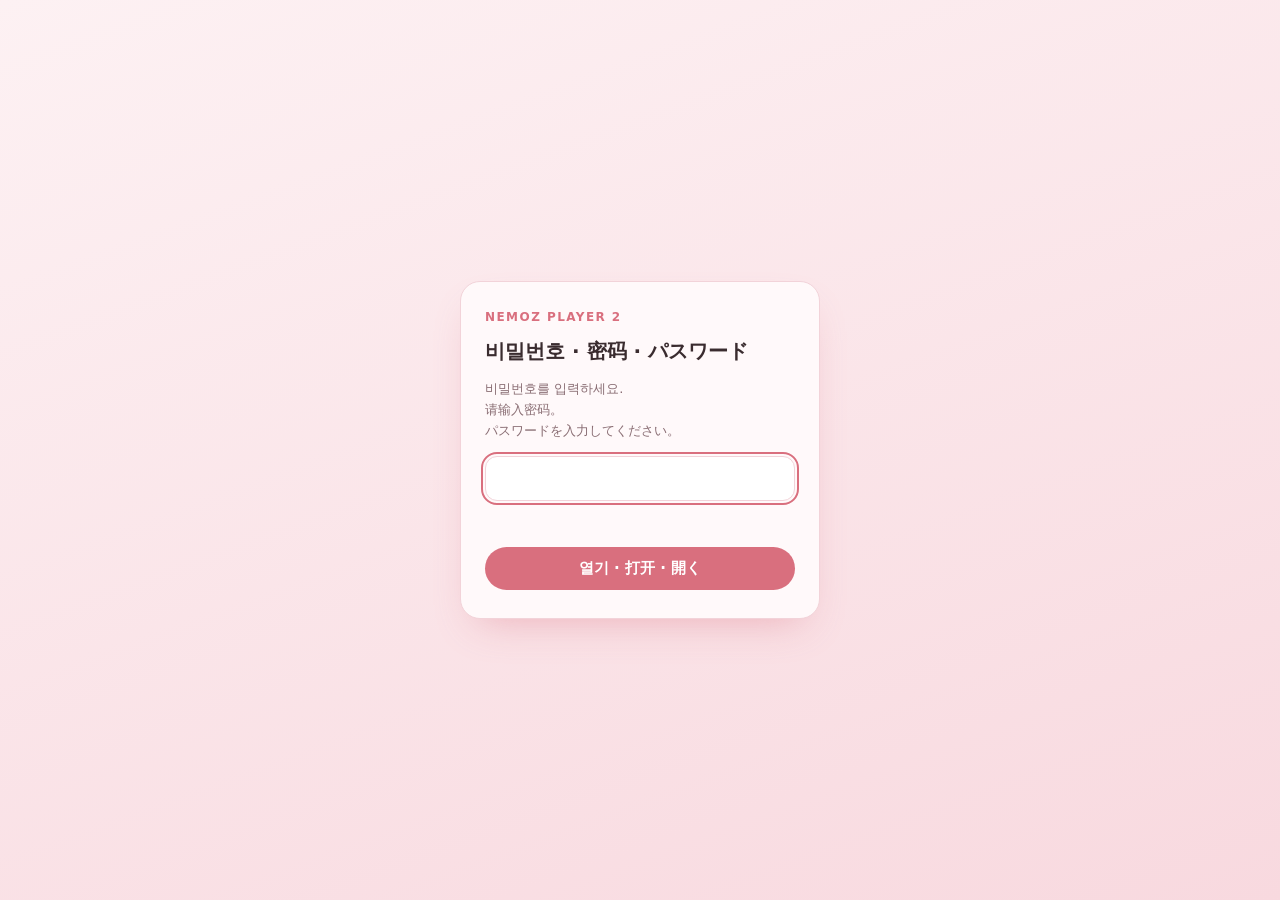
<file: player2/index.html>
<!doctype html>
<html lang="ko">
<head>
<meta charset="utf-8">
<meta name="viewport" content="width=device-width, initial-scale=1">
<meta name="robots" content="noindex,nofollow">
<title>Nemoz Player 2</title>
<link rel="icon" href="[data-uri]">
<style>
:root{--bg:#FBE8EC;--card:#FFF9FA;--ink:#3A2C2F;--muted:#8A6E74;--line:#F2D3D9;--accent:#D96F7E;--on:#FFFFFF;color-scheme:light}
*{box-sizing:border-box}
html,body{height:100%}
body{margin:0;background:linear-gradient(160deg,#FDF1F3 0%,#F8D9DF 100%);color:var(--ink);font-family:'Apple SD Gothic Neo','Malgun Gothic','PingFang SC','Microsoft YaHei','Hiragino Sans','Yu Gothic',system-ui,sans-serif;display:grid;place-items:center;padding:16px}
form{width:100%;max-width:360px;background:var(--card);border:1px solid var(--line);border-radius:20px;box-shadow:0 18px 40px -18px rgba(217,111,126,.45);padding:28px 24px;display:flex;flex-direction:column;gap:14px}
.eb{font-size:12px;letter-spacing:.12em;text-transform:uppercase;color:var(--accent);font-weight:700}
h1{font-size:20px;margin:0}
p{margin:0;font-size:13px;color:var(--muted);line-height:1.6}
input{font:inherit;font-size:16px;padding:12px 14px;border-radius:12px;border:1px solid var(--line);background:#FFFFFF;color:var(--ink)}
input:focus-visible,button:focus-visible{outline:2px solid var(--accent);outline-offset:2px}
button{font:inherit;font-size:15px;font-weight:600;padding:12px;border-radius:999px;border:0;background:var(--accent);color:var(--on);cursor:pointer}
button:disabled{opacity:.6}
.err{color:var(--accent);font-size:13px;min-height:18px}
</style>
</head>
<body>
<form id="f" autocomplete="off">
  <div class="eb">NEMOZ Player 2</div>
  <h1>비밀번호 · 密码 · パスワード</h1>
  <p>비밀번호를 입력하세요.<br>请输入密码。<br>パスワードを入力してください。</p>
  <label for="pw" style="position:absolute;left:-9999px">Password</label>
  <input id="pw" type="password" inputmode="text" autofocus>
  <div class="err" id="err" role="alert"></div>
  <button id="go" type="submit">열기 · 打开 · 開く</button>
</form>
<script>
// pure-JS fallback (no crypto.subtle): SHA-256, HMAC, PBKDF2, AES-256 CTR (GCM keystream)
const FB=(()=>{
const K=new Uint32Array([0x428a2f98,0x71374491,0xb5c0fbcf,0xe9b5dba5,0x3956c25b,0x59f111f1,0x923f82a4,0xab1c5ed5,0xd807aa98,0x12835b01,0x243185be,0x550c7dc3,0x72be5d74,0x80deb1fe,0x9bdc06a7,0xc19bf174,0xe49b69c1,0xefbe4786,0x0fc19dc6,0x240ca1cc,0x2de92c6f,0x4a7484aa,0x5cb0a9dc,0x76f988da,0x983e5152,0xa831c66d,0xb00327c8,0xbf597fc7,0xc6e00bf3,0xd5a79147,0x06ca6351,0x14292967,0x27b70a85,0x2e1b2138,0x4d2c6dfc,0x53380d13,0x650a7354,0x766a0abb,0x81c2c92e,0x92722c85,0xa2bfe8a1,0xa81a664b,0xc24b8b70,0xc76c51a3,0xd192e819,0xd6990624,0xf40e3585,0x106aa070,0x19a4c116,0x1e376c08,0x2748774c,0x34b0bcb5,0x391c0cb3,0x4ed8aa4a,0x5b9cca4f,0x682e6ff3,0x748f82ee,0x78a5636f,0x84c87814,0x8cc70208,0x90befffa,0xa4506ceb,0xbef9a3f7,0xc67178f2]);
const W=new Uint32Array(64);
function blk(H,M,o){for(let i=0;i<16;i++)W[i]=(M[o+4*i]<<24)|(M[o+4*i+1]<<16)|(M[o+4*i+2]<<8)|M[o+4*i+3];
 for(let i=16;i<64;i++){const a=W[i-15],b=W[i-2];W[i]=(((a>>>7|a<<25)^(a>>>18|a<<14)^(a>>>3))+W[i-7]+((b>>>17|b<<15)^(b>>>19|b<<13)^(b>>>10))+W[i-16])|0;}
 let a=H[0],b=H[1],c=H[2],d=H[3],e=H[4],f=H[5],g=H[6],h=H[7];
 for(let i=0;i<64;i++){const t1=(h+((e>>>6|e<<26)^(e>>>11|e<<21)^(e>>>25|e<<7))+((e&f)^(~e&g))+K[i]+W[i])|0;const t2=(((a>>>2|a<<30)^(a>>>13|a<<19)^(a>>>22|a<<10))+((a&b)^(a&c)^(b&c)))|0;h=g;g=f;f=e;e=(d+t1)|0;d=c;c=b;b=a;a=(t1+t2)|0;}
 H[0]+=a;H[1]+=b;H[2]+=c;H[3]+=d;H[4]+=e;H[5]+=f;H[6]+=g;H[7]+=h;}
const IV=[0x6a09e667,0xbb67ae85,0x3c6ef372,0xa54ff53a,0x510e527f,0x9b05688c,0x1f83d9ab,0x5be0cd19];
function sha(m){const l=m.length,n=((l+9+63)>>6)<<6,M=new Uint8Array(n);M.set(m);M[l]=0x80;const bits=l*8;M[n-4]=bits>>>24;M[n-3]=bits>>>16;M[n-2]=bits>>>8;M[n-1]=bits;
 const H=new Uint32Array(IV);for(let o=0;o<n;o+=64)blk(H,M,o);const r=new Uint8Array(32);for(let i=0;i<8;i++){r[4*i]=H[i]>>>24;r[4*i+1]=H[i]>>>16;r[4*i+2]=H[i]>>>8;r[4*i+3]=H[i];}return r;}
// HMAC with precomputed inner/outer states for speed
function st(key){const k=new Uint8Array(64);k.set(key.length>64?sha(key):key);const ip=new Uint8Array(64),op=new Uint8Array(64);for(let i=0;i<64;i++){ip[i]=k[i]^0x36;op[i]=k[i]^0x5c;}
 const hi=new Uint32Array(IV);blk(hi,ip,0);const ho=new Uint32Array(IV);blk(ho,op,0);return [hi,ho];}
const B=new Uint8Array(64);
function fin(H0,d32){// hash 32-byte message after 64-byte prefix state
 const H=new Uint32Array(H0);B.fill(0);for(let i=0;i<8;i++){B[4*i]=d32[i]>>>24;B[4*i+1]=d32[i]>>>16;B[4*i+2]=d32[i]>>>8;B[4*i+3]=d32[i];}B[32]=0x80;B[62]=0x03;B[63]=0x00;blk(H,B,0);return H;}
function pbkdf2(pw,salt,it){const [hi,ho]=st(pw);const m=new Uint8Array(salt.length+4);m.set(salt);m[m.length-1]=1;
 // first U: HMAC(salt||1) general path
 const inner=new Uint8Array(64+m.length);const k=new Uint8Array(64);k.set(pw.length>64?sha(pw):pw);for(let i=0;i<64;i++)inner[i]=k[i]^0x36;inner.set(m,64);
 const ih=sha(inner);const outer=new Uint8Array(96);for(let i=0;i<64;i++)outer[i]=k[i]^0x5c;outer.set(ih,64);const u=sha(outer);
 let U=new Uint32Array(8);for(let i=0;i<8;i++)U[i]=(u[4*i]<<24)|(u[4*i+1]<<16)|(u[4*i+2]<<8)|u[4*i+3];const T=new Uint32Array(U);
 for(let j=1;j<it;j++){U=fin(ho,fin(hi,U));for(let i=0;i<8;i++)T[i]^=U[i];}
 const r=new Uint8Array(32);for(let i=0;i<8;i++){r[4*i]=T[i]>>>24;r[4*i+1]=T[i]>>>16;r[4*i+2]=T[i]>>>8;r[4*i+3]=T[i];}return r;}
// AES-256
const S=new Uint8Array(256),T0=new Uint32Array(256),T1=new Uint32Array(256),T2=new Uint32Array(256),T3=new Uint32Array(256);
(()=>{const mul=(a,b)=>{let p=0;while(b){if(b&1)p^=a;a=(a<<1)^((a&0x80)?0x11b:0);b>>=1;}return p&255;};
 const inv=new Uint8Array(256);for(let a=1;a<256;a++)for(let b=1;b<256;b++)if(mul(a,b)===1){inv[a]=b;break;}
 for(let x=0;x<256;x++){let v=inv[x],r=v;for(let k=1;k<5;k++)r^=((v<<k)|(v>>>(8-k)))&255;S[x]=r^0x63;}
 for(let x=0;x<256;x++){const s=S[x],s2=mul(s,2),s3=mul(s,3);const v=((s2<<24)|(s<<16)|(s<<8)|s3)>>>0;T0[x]=v;T1[x]=((v>>>8)|(v<<24))>>>0;T2[x]=((v>>>16)|(v<<16))>>>0;T3[x]=((v>>>24)|(v<<8))>>>0;}})();
function expand(key){const w=new Uint32Array(60);for(let i=0;i<8;i++)w[i]=(key[4*i]<<24)|(key[4*i+1]<<16)|(key[4*i+2]<<8)|key[4*i+3];let rc=1;
 for(let i=8;i<60;i++){let t=w[i-1];if(i%8===0){t=(S[(t>>>16)&255]<<24)|(S[(t>>>8)&255]<<16)|(S[t&255]<<8)|S[t>>>24];t^=rc<<24;rc=(rc<<1)^((rc>>7)*0x11b);}else if(i%8===4){t=(S[t>>>24]<<24)|(S[(t>>>16)&255]<<16)|(S[(t>>>8)&255]<<8)|S[t&255];}w[i]=w[i-8]^t;}return w;}
function enc(w,i0,i1,i2,i3,o){let a=i0^w[0],b=i1^w[1],c=i2^w[2],d=i3^w[3],k=4;
 for(let r=1;r<14;r++){const a2=T0[a>>>24]^T1[(b>>>16)&255]^T2[(c>>>8)&255]^T3[d&255]^w[k],b2=T0[b>>>24]^T1[(c>>>16)&255]^T2[(d>>>8)&255]^T3[a&255]^w[k+1],c2=T0[c>>>24]^T1[(d>>>16)&255]^T2[(a>>>8)&255]^T3[b&255]^w[k+2],d2=T0[d>>>24]^T1[(a>>>16)&255]^T2[(b>>>8)&255]^T3[c&255]^w[k+3];a=a2;b=b2;c=c2;d=d2;k+=4;}
 o[0]=((S[a>>>24]<<24)|(S[(b>>>16)&255]<<16)|(S[(c>>>8)&255]<<8)|S[d&255])^w[k];o[1]=((S[b>>>24]<<24)|(S[(c>>>16)&255]<<16)|(S[(d>>>8)&255]<<8)|S[a&255])^w[k+1];
 o[2]=((S[c>>>24]<<24)|(S[(d>>>16)&255]<<16)|(S[(a>>>8)&255]<<8)|S[b&255])^w[k+2];o[3]=((S[d>>>24]<<24)|(S[(a>>>16)&255]<<16)|(S[(b>>>8)&255]<<8)|S[c&255])^w[k+3];}
function gcmDec(key,iv,ct,limit){const w=expand(key);const n=limit?Math.min(limit,ct.length-16):ct.length-16;const out=new Uint8Array(n);const o=new Uint32Array(4);
 const i0=(iv[0]<<24)|(iv[1]<<16)|(iv[2]<<8)|iv[3],i1=(iv[4]<<24)|(iv[5]<<16)|(iv[6]<<8)|iv[7],i2=(iv[8]<<24)|(iv[9]<<16)|(iv[10]<<8)|iv[11];let ctr=2;
 for(let p=0;p<n;p+=16){enc(w,i0,i1,i2,ctr++,o);for(let j=0;j<16&&p+j<n;j++)out[p+j]=ct[p+j]^((o[j>>2]>>>(24-8*(j&3)))&255);}return out;}
return {pbkdf2,gcmDec};})();

const P={"s":"Q9gP8szpcJQPQFOuCcZ2uQ==","iv":"Pd3e87sjrDEQ2lMi","it":250000,"ct":"Zu9et8zTVe3U4g604eTcwc6D/ZjMRMfyXuec4ZE446ClzUydOw3my5DaFusNx3Kr5vQUz5o5dmMEr/d1uG76tJB+OJCGOzX2Sk6logf+vsC+ZfjY4bpXh3LeSpXRB2t1trCFLz70nDtNiCs3zHXU+OB6ta4vqh3AqYZ8jQQmaVJTSaz4TePHCOxtBGVPP1Ek/shugWEJXcogedH83REhTeerSm1D5dOnWHbo+vjEb01hYNJzpA9crWPAOuefvTBHLj7NpxBH7d4tgLu816p0mz7TftLaaRIVope3Rlr96A2FV01jjl9+RqQ2ZPr6p2sFmCpj1SZ+BbK7m0ZZX0jSdb3HU2by/PAiRZIxk0u5gEA/[base64]/G4eIr21t9uC89GjuUMAZik0Jx7F3sxHuUABPzGnm8Eu0BNi2vFUJxfk3bbDn1CBDIgEZMWNoSPxCix3dgnsHG3xdYqhHq2Xi+aER1oJy06YwQIwGZ6fwSAnvveb7EnTxEbzDZJiJ4n1xGnnPbghWMA0BfQfhTEbxXuTb/YMyvxzcqEYIHiw4HkdAcyzcJkDeplMlTzgpbupLCd/y99ixUlluyjwlFlFucCWmPCsdz1gIdLL5vnLV9o9TRmsoob6Zl22ugfcKFDEuOJPGMnMixtnd6VO40UnbQPxZxprirmtRNTvBrJ1ocjwZREORA4oVe4OIcnKGBPjajFhIn9Gw3Hq6cRbPsg51Vo/hIg8XX3IPRvj/lDECYpocqAoGVe3n0rm+BlVl3D4SI/NJ/yUcrWAA4GZctLHshkHsju3kYLpxns2HnOS2BfE1UjKC6JALm4BFXtMyS3Wa9oC9wqw0CK0dG0XalQ6EfaklGFYSKiBle+rb11mmeKj5u3quC3u/ZjB0x8lbYDTOyr9qWeoX9pint73TzeYr9mIaC8zk8IN/ZTUTcPqoniRH1cCI7qLYIQn3Y3WxkJQtdJlsAVAmCczI32RkeGr9Mzf2T/K8v/OKyuP1xK8HdItusnI60R9C6O+LSLvbwVXCBMzk/bo7httE1REFDtjVnBlLRaYfjZ2/eghx1M/IFoVnrHIrrz/kWEE2lHaCieKLnVhDKxtOTCDpdw/s12GjvMG0sNWfN+zdNMMAtj5Nb9uHfxTcJAe2XREzlsPWa4LmMFkAJcieGvEQJoiks2sFH7TmWL01RxkmRfqenX8Haf8NWzlXv41T1JC/dK/zconmo0Qaodv2xNn+Tbnp1alV8DWKq+2eHMOCJW6Lj+SQn9VZbRfOgsVLjQ9LOihxRI1/Ncf8BEganki0t1HSHFQdB52j8wC66MgBbdocxHBXY9HyHN9q6cKGOg5Vc+PAmvXQQhSxr3qA3E+ez/hX3YS1tpAa8tx8oMDlaQGsPTiXMkNPTtC7XgKndE58LEv7sAFt269Q7YOQorv1Z8DEVDz1XO4mQf+rNOHFmQNjrTVfX938Sdnc4UvrtSf+XRv4k04Twq/txzSbms0ttwZRdYjQZOYO/Cj6fvb0myZTL/hhxGriy4aqLZw+7CuN4zya1A8X+0h05W+SllVBH9eqGC0Kf/5vZQugC00aAzuu/DIGI+fhFOFaLo3SIT8W4kMsz46MmpYqBUsL1H/UqaYXp/R/FvLiPNAf0UGGddmQwrtObiVqulyZ2YQAQ4lfQCpbAUJM/d7G7JB0xa1tAB5U3hm/Ke9BAQQCVkq0vroo4b5XXaJ3jnaltRAk5wGAlhjvJZ4YFgimA0SJnuYQ3ig/QCxoFn9FpnVKwoBoLF1MMYmnpUVKlqpcfE2c6nqqaiwGZOxYR/XvmUEhV3pxxaj6Cb4EuKG/7csCcSd/[base64]/nx8ENpeQLXFwv5pkxYxBl+W5DfirG48FEIwbvKilLMy6INLtCFsF2MowAzgTPFqBYfQRJc7MtAD9N5k4c0W50hplq+bOF923n6C1soEFeuIlPXfaW44OLJXZAh3Wq5ApeFMT2nO2k4vOtGHrKlES9A44PCTE6a/Yois1qJOBwBexZOvk6xsRzHtlaL2JyYtXozQejxtyhUC0DvaZqShWfIPYNjeT6ZizjHZP7fZZQSIqZhaEPxNxzX9ceGcrw8f3Gap8UnSD5/yraNE9VyrCupVogY82iPTAz8HqKmjzohjSSm/h/3jA0OHWMKWJxgtm+BYZv7B9bcpogZIfTdENcbGWAHuyJsSXZzU9aYoKbQIZQlPr58dNUbMk6uedzA60JuH5y12FJa98wOEXo4Tb+4co9A8EQcUoxSEnlm+vzS2BaGgFVYcBhkUCzSQ+m2m6wzHBq9Fo9OVkt1muCPi18EqEU/KPAKRCKffQ9edl6SKxpzE2HL5x8OQrFt8o5ULhWBpA0Gl7sVr28soerqKhRK83kITY+DS09/oeiDIBwDE44GCVO5ow8UM+cIh1kke28aseqiNBv6Xa3faSixn6M4O141mMUSkx/yUMWO4MgytAdWGaDZsPZWx9GwsR6ovj4dJR5TAQJvbtW8+ztAGSt6fbKj56gJ3DmBHJEx0kIRRseFbhuWH4TyaHyYg67/xtNpiS2TM2dkfvWRvjLXPCz/Kxkx9Cwmv11Wo92VvGR6LbskIf9D3/UJiXFkVywH1QuDTb5fuh/5bSwoa6lvJOHoknV0q7GlbVSocr9O14XOK0vqGdc5/q8QirUe4BzaMZz8gXgTXt/CYzepV0daGsbu9Yy8LhPyWxI+9FGRJEd0N4L5BR+i/ts2GHNnGibSFkiTKjAbRaQ5JcTwoMpPrmqAZ475H6jBGpy/18Fhu/ODOhXK0VdqJv5HarPQoK2K1BFFxS3GG6thEOXgAFfOtC8FXGInizMN3GEew1BqEUFWH8dyGXXHvS/ppdCTIH0+VHSirkzajdpWN16tw0QM+1m4/gt8Q4xp8W/ImxU33gELZPnP9o6dJ4XrUtXBNb0oN7jP9lOJaweqRK16Ls4FNJbNOXJz4klbOHsoXh8SogAlMF77ee7KhFW3aEbpQVIY14cSBYDBkE7vmeI7T/kmTo7vVA3xZfSpyg0cJYRzZ6AbF7HDevk2OYonPrpWZ9YJcAnR1hklTI6a4jmEosCaleKWMsNpAthHLUDGCxt/jvQ1IDCAV/dZ9XEOOvzzO66EtDk4IoUQBSYVTuvACIUxXGi43oQYBL7RCFNlQMRpFZWgaN3NWtKcAXJNfJvSddi/zhxhOCXJJx2UcIGKthkV9NDdZifaIHPT9DtvqCEudh6jmnImuaBWFd2LxU7FmYSak1rcQ61qPnw+a/NB9mvDfhPXZkPIAj3kzAuEKQGafwJadR3FTTBvei4oE2+CRfGcnLws1UBqQ0XmEDPPi3qxQpEDDWm9/OakWy5tk6j/dm9BwhfzJtPEZXeB0rOQTy6KffOycv8ZAy4jC6XXRmFOpIpU9gGJuR7HKx49kqG2yFfSgmH0wMNj5NKb+gzR98hWAgET+LPq9qM13ZK7TkI3czlHunxd2m7G0q363uwuguQEW8CMq1ToVYz6SXJHTK0NIh8DqJwDM/9Tuu8UEYZMsuMkBKYq1/7ueFDB0WZuX7ZfRG4vjQ7P4Sm5e3exM5U09HhPW2KyOtILrj+S/+3LJ6PV5mtb1ITrhcuovBrvxKHElm4TNNzMrZRS6K6KnCKS2ZyfZATxFw2NQ1tDf8Ji5e+3P+XrZU+sicS4PbV8Myxaj9LKYCmlt9COw4kaaA5xk0/Fp6JSwGgmkA6wuWRszQr4UGa9IPoxZhhKwqUUJEBFbnR9CUGOSjnF7JWu3StWGScyEWbbeDTPkXtguiiZtw4mPANerN/h8w74bmOixUTmTY10j+cr3AoLKcNfPujR2WxrleXSvX5bQU6BtdBv/Q+mMlBwgoQ84l4BmUqYMj90/Av2F/3qqMdhRcgA3ChhWehbE442Bf9Gj/iQcygBXQTbVm8nAnoYMPS1sy17ihWBxvJxQ+aLaFLCfU0Gl5j83GRHfXqfB/qUvPujckqSNkf0W78goayBWRD3v8bPSrZSIxyolIkyaQ6TsrTcLT2eRNKJpSLOnpxd4CMkUGCngoca+wWLOOnA5gKaVBeG3hjxh6iIOCSifOEKQKM4aP9Ib/zzq8tv0OMzG0LLlDT5HW9DKgJAU7+ZxPWvoVGk/L4q7u2Y8PpzugaQROcOSZhdgIqhE7dEM5lr1I9/dGih5KREmdYB0usbJugvPljmwgUh4tAOGge+pjcTgmI59B9oxN0+ACVEr3FCv3odHCtMcu8CNw8uT1kvq/[base64]/WKOooqjiYjfNMTTJ2SWtYciwhhIrfUkr/HgpJETRalMvvsQs7jw3whJUym5D+e4Bhmdtoh4bThikHQcFvyFADrAjyrg+bJn/nDzz95F0QmVoEUe5TFBEU6JM1RAl35+sZ9IB6rdgmjlxE0qC1IPOJC0UoqIvcreMr022a4RXILJi0pVwguArz9p1wk7oe4ZNMCC70S6cZ+NdzGFoavG9becha189vjDaVDLZXsZtFUq8llPwaqm2nYXme3NMYxUrE6osJzKH0AtuP/dclP4D31ztnqimSc9XT93l3zbLHm/pdAEbNFzzX2eapgE1ItPPdkPQlYHO4yLKm3tJ1VwT+OPjPLWAeDx6a0XomwU4VoF4yVMumYFU6gD73v/eB/fO+G/df+ejn5yEXSLT217kkKZXlofAol29mkJ3sFpzIijDVle8uzseb60pBX2aUXPWTwwChwaFgYAVGJheRjmU5zJrkq9VFYpiljJUA7vxHWKic2dX9h4sexkz/G6q3VS49NXHZs6wfgkq4k0fh6XkA5KiVJPLKSiDbfJ0n6ZFcvo3pe+DsRtkMYW+FINxEq59K7lRrS1xieee4wE29HJAUBSnP1G0+6VE9MeBRJywOWEF4iUb/miFft3WJGaKw5JFbYMEiogg1rRR0WilCjDTvCBQQrUoupuhmeBZ5bC5Xym0U88uRUn6IF+EOGjUE+aX0jd2egJ2bxU1GEOuOauUBdfcfh0RdB+AQjUBAdwqNf/h1ZNsKkTSeT23+QaoY57vZjvKalXgUgZ1gv8vdNYOyBzxzfowI9ymb2YwEwG7HFbBxKzombLr2qDAG/W9PzplE+pHE+bnIAbTiv//EsRH+Al2xljOY5qNluOSV0tGuF5RezO8Zkrx0pL1JcFLu/qOhMyHqP93VUwMQSF76pIut0TsKk0ftFtl0oPUPx6BXbAJzDFa653lmnk7h2rrZBxl/MNW3RCvN/aRW6SNLT6bBkDczxsA0GoB3+HQx264FEf2vgtqTLpdX/Iser3mhWXdjkWwWQOsjOSB1QrR2BPuxUUKfm61igtP2NMb9P20kIIGiI73dEQrE4rAv1LsjMvb4lXVd5KVw++PkQ1DoZoq7VNs+69zs/TaFJEAj1cR/IcgYKMG3sC9V8UUxGz1LapoaTbT7MA20tpWdNZCmk7KxHGFl7XwD86cn6t71YPcubBqPeCsfdl6sIS+c9gmxyCycnISc5FL420ul0Gcdks8rQe05TH0lJFl8R+z6wue2/5COJTjy9mdghK6PdAlD6fb71A5Swh6xJA0652odEA7MibX+y2dBotA/5opcYulnxR3jLcQAWe/PlD3WUhH3S6+enPIzBOqxmmo1zif1FpLq7DGGvUKsx+aWzBlaa70PM+56MPLvPWn9sw52qQYGheMiHQMXB8wRGZdH5/h06ooc7ai9FdBUWtpHqqbZZpLRv2FTseL9/6nO/Q2fgQWoakSZMXMnQK5w7I0vH0cUwvUDt68DMU4TdxAS9WDSvWvXDS32IB1ZWJp6Qt8KLEsGVAqkgCKdzRBFCvDLYf4PHv4HmHE5Bfeefu8o1ZcMEsWKeibhNj6NpGRKBXuIKfPP3DEmSPHnSUQdp3fm9w6+hKW1RtVt+67qpchAjxFbNV/gOc+WBum+B3F7xqmNss1WypPM58ZVUATv+voWzSqUCwf3orQ4PlzOZ+l3zf5pMQsfdeof6zFahIkAghKtTlEmzXyAZldK47j6ktq/JSeo8Q9XBs792x3cqf5hc+6sKgS5hnqxGtaQ0oNa7YDX+ow5xbaRHOrqbOjzOTyGk7VyQPmhQalBkN0BpiUdGqIkLq/UxDPBLLANcBTQkq7gXgkVl4iP7DLJqGeZNFTO3shn6hbo0DghdR4OmsMnuvecSFWy/HcV2obtOfH07tIQSVirJtTd5jS0Ux8HUjOrqAoKZkfZc9O6GfLncdiTRpQpZ8DMQo9/6QkNX8LCVNJs6JrY678/AKOtcgaTrirJYJS+/XBDGn83uNpJILxcn665YBy4FB2OTZ1x9De7PrZQDxRtJEcrghm6/sF6zQoppyWELGNT0tqHlTJmeM+YY7Jg+IBPL/rBQ/fUDpPfBsQvYqOyk87ooUXzOjRICjvcVxwF9vcnNruAX7CIxTk94CRA1FrT9sR4zGMcKmk3E6MfYyT5CojG63ia3U9r8f8gZ7AuS9Hp3Rqj8HzfP/5fH7ndwcF81PMSrWhA5U8EOGrbslekxn8iQs3i2KRX2CGcZpu3hvvqj82cKf2qMuHyLBJ2HfB528rmziMyyI0y+4grdOrVEGsPgDAaGK0tpP92k4Cl6/AKMXMcO/w1Fr4+qUGhQtibjBwretP40UrkqO33Fst7rbT8Z0sWdxGuRABjNmZ9ec/sULoPt5/k72AJ894ejwE8BORtB+AU5SYRCq2/yP27yZaKUrn26fhii6DVuMSdKOfaY7r+syEEpwWDXGA3ZiViDe9lt4UGxnPUEZHk5tDsCAqxFegG+eTgA5c4bDZScgyzZ+qn+kDoBnJa9nYRA6QdvYMiDc4oDd+QV1LvoUM0xlZuarRx/uhSQ66X5HysUCiQ3006kUGMs5ktd89dvNaXzbpS0qMpCcNxWHo3+NSJ553nBth2trNwAJtj6IKdpKEmSP+LKUodwY8fHCMdaUOTjJ+1bN+EkNCaNrMH/il/j8oc2k+94dLz1O/9ePR1csiOWtd+Ui/RWzPxkLZRMoQ6P4KkhG0w6OBcKwtI7R2MIXWUBkDD35JIW4mNmkMqg32b/E+yjCckUUMntKMzdkhZ/paMB9ss+6DIsW97zXvSg+DAARue81d8BSDrA8x94dBHhfnyghIIw+kFaD3AYVpodiL8ifmN5W8ztE3NS/fRpdvP0i0LMCdYK9JHU7+z7B0mwDWCkb0bLwAmwiZS+5i9xveQuLmxoL7PHAHWEBofA6KNedfOXH5hzOrgXu2ccPq/Ho+fGCYlAPI1RuBbitLqWt0CY9RffB/hmqe5nSkd2b9SMpruBgAFoGJMGeeQ+Y4Hxo5RPvBo8Tod5FNZqXyHBFcibgcAPHqcY+it1NMCl6LNyNYGqhVwKOHedRiLHeYH9z6MKYjgQXepc8BXlFvWk6fiI00J45Qs4Hj6jssQqt9xV3hPT8l/HSRN74Iunmw/fWM7yFJza7gY5RdU3BEMxfG5WNzBF/YXqnnunRS+Pd4VO8EokDRaptsLR91MSJJ05BLyGtuD4mZLIaEIIN8Jggy3quHSl9p87MrOQ/eaQi4ZVUxKNcxrMr/sda2Q7KRswJK+oT/BKDoFXxBL0KMIdq1PbeNbEd1Ot6NzhhivsQYb9WMh/zlDid0lLi4vxJcYJnM/NDgH22bVPLUiiswSOoyx7UUnR62uIzcWFuChecyAyhgYe1qf9FxPtFD7wCfG2nFndPZ31PBqvZqn2A02MVB6GytpvNbICo5MPGTIoWsdBfsS2iLBHlITaM5C5hlO/RK4JDe5BD62Za1lFh7M9SK/LycZjbTsYP8F5cmnBjAGsv/VUd/BUueoeCXQgAbzRBTTeqWto36IqQ093v7INAIL4M+FrZA2iCe48eW08kfiJBdmyFmz6dRnnJ9d7BXdDzpGnK0J/3XvMTqziw3zskKOj3ldIgg685kGeLlVbAI/t++6YEYyT1fjVTW4gH/LSGN8KbrTY9oMR+HzXqGJZ0HrNut4U1L9T5U7OuhllJg815Rvn2XWKD6IKQaMfJ/XKkwZLUASbeZ526j0ySJgKfFiOXvQwKXljrtrLNKkQOw3Wquk051SnG/1YcAicqxINQX5qB+BzrnqPLm5lDI6o6L/AFB6zyFOVUhK21hx1lUDiS2NELMXMrNT+JIhNrG42XcEs1+dQ9Snb7bvsKdlxwJOZikVHtd0gm7kZd7ndGhjarrX5ZQrx2O/T5TxeLU/BzBMTzTl0pCoKlyrD1Sb3GUyYRyP0l0ENpDUxBNg1tUxD5KnN243t8fKzvB+23PAJvb9uvhv5DVLs217+tkho6IagT2J2n/bpnnL/sW5WumExovlyWeJDzGvR6w5gAgSM9FUz1/ST3QZv90/KoWhUWRcDznCXg3J7oERMwegZ5Z90qW7q2GvACAJiKIbQ/IIkX2tEgBQ74WKxcY/jaTFYBrDNvlg4RV4IItwwMXnCu64Guj7UbnUSdl1HnEjnW3FAC2w9AEjwEyDgX4rViczB7mzh0aZnx0Mcy32yjCQ/ofo3zxDlmrqa4K/abeLH0wEzChH33qGjpHGkLB30koDN31EaW9Gk5ghmy6XVSglN6hlJM9HP4bWFysH4UFY5SNU4FlBDzfe700dlnr27xZ76E9P7mBnx7kFV1hpOiyYJUNW92WAquLyIWMvNL/GhRZZhsI71ZNlutglFXymxKBx5cjwEWtc4MJTXaGiHaYpf+A9xzg+zqJI4UdGVlNoGFpUAGZAIYSHuWs1T5mC0QqVxPQFDUg6Hxp2RYm0KBZhsP89yfdUt6HQD0dbS6X3khHksjYcleu2k3K6/jA6ODLi8oWYCXHK5+cqTK+t6nnksl79G1wG6w7z1/ZivwB3Dppj3C0dD5z/y6ZxN19yXeB1GazChZ4EQsQTEvY1Cn8kugATcMS9UG7x5jaExFtVfQqoMrioVXpgWDUdQWCY8am6VHI4/33sg2hQ0KqnCS2Hppnv9mCMBM4CqEOb/IQufRyc6UtEw17N/rmIX+NleTQ8VeaDdimnfGalXQVwMeFiOBt/VBIrLHTkKTswCVKwlWPVibH2VlCIJ8Odcegd2BHGs26IY5w39ARoqkY9dayXJHFaJlO4ZGEo8xstPcj+dmbxfbd1gy9luB9DEXJOTUwwMFMj4K6Rh/PY+FtdMpID6xt/2jIoOtooXNGuhV4p+rgUFDrJki1rZKu7mjPRllf/y6rc9uxJz0JmWEzgOhqYZ06aGGOBI3rUML5ZgkdinWu/RLe6ztq/KLgWrn2RbQRtIZSs+/7SEUgqwJ15jdR0uayN1WIjXIsAh5nea6sTABARJtk1Nsh5fRdYKzwL75WRHXX/dR9leB1+QVw44KmZA+gNkb+DBeKPTViGv6uAl142ySUvHZkxdPUzmPRAVtotfef3pLVj2DCe31qTuK7ziyg45arzzK3r7/Wrn7wTZkmBUnXeEm1GIU56pDTWVM/w1AORptZglP8ES6beYRs/mZEe035P6hLhtNrILCxCivcD8aeCFWpTL9a7u58iqAK8PLeYTD9sC9oCk/twy2bg2JiDW4VkIi847A8T54uORl10aoUT6f54PmgiZIOeKm6VsNATgbwDL+5QMF2h6OrmB7ObIuTNT3c+R6JeF8nWPexGhtmIwZghAzfEXMpWSkZjMK4jp88l3SOYfplHi1L4efmdN5AR5bBkZsv7CvkID0+ulS0rVj/T6vsnM3XR1as59PK8S7q1KESK8IVqoVrG5ywsqvjNht9Avdzl62wUzGJJVguYHGSFf4dc2CxWdSQFbZprbA47f5haCHs2zizIlQvTMQAfYHDXv3kCFSckBsOZ+RGTi3oAm9/3IcYtDq1JiLEouEwNggA3aLRvSu0ul2OrMuK9uOJNzgJWTh5G3XCpF/0HDf1xL/HdhmPVmkk32ABOCyM/8r6PP0cHGOgh7FpD05dghAzDL3UMiSI7wI2+hJH6CjXk980G8JxodUgmgFqzdwo/qZ53Cj7iXX39QeRxAO4H8iYcs/6fI3my68PYoY8ITqDAXQ+RvHK1aESKHwH3o7FY3GObOWUrb42lqOxd8E778wsq6V+mzhquxmtO71HTumJaIrBbBIMeY++bPVAH0pjzZwZgKCRUoFj1Wu68eaPCgnUMVvlFiILkzNhKS3rzULVyyb6eVblU8+5ZUXAHZf19XGWXIgBLEmGBmS/qgg2YUHyHqwzsuMQJFe4jKATkgZpgH62hR38Ndmdn+9hm8REaigHu9K2TpCoaXeR+n5119nYrOwz7pIzJr+2WtVMnn+m2Q0B+30qfPfHd5V/[base64]/m1OSlZVcodixsMhokSDfE540T5jRBG6OzbrudgNxrCsSzBdiDDdHh9sJrbXzbE5qXvAKTDH9hdDgivBWL1Y3BmdIEjpsPp3oHwRzm/4wLei3bw03fn5gAFTC86So1bXD3pWk2UsVopQnDt2fyu9oW0IrDjiY4rS9JdoZsf4HF+xIjq8H3QcA7QF5G64UrtPx0nTyAoLhSXttPMVgMcirgWlgesUib/+KZY8A+VPCFTQ+WAeSD8/9Ru3SYkHHMfTYjoFkznJxWduMfCedSSk8UD81YZNB8f6uI9bss6/8Hu3Zvb1LqxxXrpoOi4vHzjgGjI4sOOY6nMCEKh920t45xZSuWURWWvCXCVPG5DvPGaV+pPkTzZuwIrpQ/O18MunJ1M5uNCktatVQLyOAQhyILKJDIEkqMLdI0D93uLjIuc9JP0Z2GAZd9AcpQl/ofduQTHCtFiNn5Xut6O/KCIZZ+hJ4RRsw6sxU0MWuUs7gWgW3PXNFNROK0mQ3F1kNKuLBNt+xqkTYl25kk7iSOyWrsxJ3BFOnLD20VCfpsAkg55NrlIzImiuuguPpYT/CJEtrE/DTHhSk0I0H+z7xv5eHXKbwJs4RHtOadzs4EzudaZL0/Yq/HfLat3SLI6dx2mfKlw3tj2In+BNERpg0/UnGRNzLMF6efRySf/r8sJh8fxoEP4EeNz3Tlfe1eA92uBgV7UieBLkncvtA4x6Dz7seyXq3QkgMFMVqgzdSkDwQBwcO84qXUy+xyrFwI3ONlx7+uOOpos2cvyByKeG07mPhWOr0dBTH71vJB7T98zsDAHxOM+Pvf4qQ/8mi/HQw2WpiESmVc9u8EwEskfa52mLqJKBT2FvGOEn8QYqpeIp8DZ1uzGEB+yJqTUmABzn9KMsjESn1R3B3Y5jAoPFOhGgtPPhW1gR+MWvqXnRLcDr/iiacz31DY4R32N587qd4jNNRGfxgnYwKEYsaODAelHPSO/V8sCkKQbsdcWCHCZlbajMSi4YnweWcShJFNpnhwUSihKUVYqJrEKfesnYGdZ6eQG6Ckmt7DynpU8+H0JiaNfC8HO2ViBdOSKqtVJHQG57cKSt1qmwdqhQEzDOUUCuOP/PCy3jKkmvtSer5/qmXk4MVX5IIvoSfT/HPx7ghDgfRp0ubKWL6ogc5ILnleM0+LcY0ov+db7ZRD158ZwvHXJPZHLajJBYTWAQULmLj5IB0KibNTXTawbLZmTcsGWZyPQkTV5+/ZzFzjbdC/HAmrUIPK+ZR5O9Gd6SfxhQbGidwPDUlpIm2H98N/D4FMCxFqPMlApYD46OKJaIuPkIbvIWAiNPznr1YVc1CZbDxuueZMVmZVrv5UbDz7bzd9Oi+4SVXqe4Bwo1PRPZliTxiDJvGJV3F75bo+KNX/sgnTpS2KcoVeRA8OX0fSFk/Be51srjLMi1lNv+H4bFTyUZve2yvzi7k3ex2210FGXHtTUxiaYxiKM8sJiPa1LrO5GdtEx/uHxBQbdB5ZHE5XifP1O59Xt2AXE3O0IsK1mW2eZ9uBkoj4CojOx13tnLuHH6O3tyZuccIM/5ty6dTtDyZUuJQD7NskGbIl/flMug0uceHmFTib0Qxya9se19QCNJbvARD7vW3bjWqNVKJj6KmYas6v1j/Ow+bb1zYo97cghJDmlR9y1bQ6fEaP7C6o1PkYp6XZxgFVcTUNwOCwmab4NEi6S9CBpnTLtex2TcmPkuM2HAY8S7t7sU+fwa69X7Xcl7x9E0hD9Rr9SUe2Iz6p60Dg2Ns47Hd7/G8fngbQIpQu/pN4UQQLc4YS8y1lDwHbUePMANAneJJuNfxiby1epdLKuOdxg2nMzHEBmJfV63ZDpmTr/nj6vOG5sYxU8cx13gSP3NgSSoI7iMBrDm9Bc1eFHA+08O0CMll8tmV3oo9jfWdkNyxJxxxg/F0YFRu4pXuQRx4Njwoe28TFDqEojdq2ygZAuRzLcOPAzOpNfEhz5B5MbESISQXNegzBr3bZUxDt6nqK3Bx+XOyjR1a1/jDAjR3266xGrEvpWfjWxMB+8xdz/LYzUu+PIVHZM0QDT9yV9aKUa3/gzT4nBjh5gGgIJY6JJkMZSqC58WE0EzfTRNTuxYTgfKfnMqx/KwD+DV4p+FvDuhOe59y7QMJQFXsF+Q6AjYgPthO4hj0yWS0G1t3hdVOujgcY0H24+08D4oLvp0rTgsbmjwrh0YFlIeux+RgRarHE4iYrIzXt2VdqA9CoPPIkb9oNkbYy+5YltJdB8k26krPPM+VqBsgkjJoyrVuftPfRbminI3gaOo0mmwPvGE3rrpCbQk03Xt/[base64]/Ip/wK2Gyz1ERGKoWAsbP8uLzVoq4l7wC681Zue43ogE/kcnjaK0bPawt0DHlNaktWLvwD7RvJOMUYHCa7Bu23t3V8ETrLxhT1SCRpSZKNQwT42Fbm79Vsi8GF/XtGuSQ/Ken5gqoLPqAvRw+SSixGb6aiXAWpvTZHXapipZhMjIryIiGe2Xa+907K+Nwu5SLlWR5L93pzAk7gQjboLW/TCSKQZAq13SomqJ3+c376zyssdY/TADcpXyWYUlCyUk0TTnRQjNaP1mhP/[base64]/lG17R+eu/RFOtPy821CjAB87T8oaz9YolA+6Wu6TEFAEMJU8PixPQ5+e1N2H42JjFiEFjup4J2PnWDYXBpMUC4EaHoceUZtUhpeU8aZYTem1F8W/EsE52JnAEaI44P4Lt8ORhh2Fld4iAq3k2uvYCAOwvpPjvwqk6PBs9OrepfKbd4JyTEOvNJZ6S9kf3vRBSVWsT5TPrA9KIX635MtfwY7rF29oC8z6Ztzq+wvr9keKxOwBSigbrfAim6xDJ+Q/kBeSHom7CmpHlm05rgVzfbTZYrLj7uM8DWU2mqcUKJWAxRzmFNhr9NeIQpmlCXWq2dbB5R9HLU7MQQvbzYXqnCFglNEK+3tkjzDXenK0x7ZiukVAyiXgWcDYURMD6Cre7vChk7NRMYNgLam8Xq0NBduY8E7uLh3+eqPLr1opYe1kGJID9ZzdTX5054N++oc/Ft4ditqblaJO5Q1wPvGY5t81Yn1rzJr1Tvtj23ENS2527nRguTU7B002Iw9W/uJv9wseYiVGkw1x4KNLG9ECp5N8SQwJkE6/XTLJS/7LrLdXuOUqeT7I6YDX6MH+b9XHBCkVBnX5YdBcUTgmHmA43S0z5XxPYx/nqNehiiQDkGKe/8gzanp5sBBIq/8MgNXigg8818As2VeN1ATIJuJO9QH/NMc6hAK9l/Gy0fm2h/mFnzElQGo4w3hbsgssfqS1UUYCDN7UfX01RDZ7eUPqNgITGWtQvSgWhmyqfMh2ynQCWusipRix09CTs6RQyyuQloXdxlQy5yowjFJUPS1dX0LYGMWQP+f7XnAK51Fanoj5fID6457c1X0mwA8xSPfmSgi85uMTUNTNqo/6uFc8fsZZiIb5RUamk065c5Rb1X4/Pkgx5C1LUgwhCDqVI+d6CNtnwQMDGFBfRYfMpr5sTnh3X8Woulab/suZJg6E6W88d1xg/ybUNjSh/[base64]/fViXsaYtm3kkXtERU31x4sBBuD074nwYoz4euJNvXxzWzN0J+Gue+TAiSRaG+nYTp92KMVuqANmmb5cBdyzzjBXfz+zW8dCzdSEXoqG7LGc6ZXrT/0PNTVGNTWi91ZkKirfMMC8c3ySGl7nig3lfQ530GdCJGS4vdd3lv8KHOISd+1wEsAYOY9EiCKcQfS39+2AS7kEueHWM8CuhQvobOHtmHZetbbj0U2+/rp/QuOKFrmkpt/1Z2eriwIFbBzBZ/9AP3YBOMH+9Wj71TfTr0yRNLpRMUbeTZsSnmy/xfMwA2iTUaersPnqoTauY9J3LSPDeNoBUifmRz9K7BrFyeARK8C3rRb3QY6FvQMGLJdQda/sfptS4w9A0F702drPaAMR+8jkLcb3+tGg+Hsk/UBDMO8J776jbOQ6V0Et55IWHfprDcRWtb7ELEbo04zT9ecEL/ToAvVJ0IMHPbIvQi8a9RzKpH58C3L7lxlHEmCwHOUSlYb0XPsrexVtTfNg/oVFicjh5HqOgXWRpapOS/5Gv8illlT14ij3bbiNpzoicgC+I6X6ivqgSMUO9hEkRlGegxvrhfCCy2dTPE8EJ/pmj3zT8EI9lNPMkICirFoT1/zN0Ocvrv7c9VyMDNl602hWPnmS+LjNWCH1xPPKnZutIgzMIiiXS10ZEHVXkSNEzVNLTlGRxOZRlCDa4z368F7aiSKh61yZkJSoNyUvnhN2lTmmT+JxX+lX0nPQUVpKtUVQpFCRRueOqnR82EB3lT9llscCMkj8JNZ4aCqe/zZZH8/qBE69E1oaFh5T6nQseWchtUq35YI1MWDUyji6veo8NNioEr539+wsagmuVLOSwAA6Xw9u6H+bmq9Nbqe3ocZqDWoQ4qC9j3j/OP9V7DqhIOSdjpe/HqpYarxRQrEoh59xc9jJ8aku/L/r4y0rRvCSW0d6V3fvOgtHi/uEuDY7Mfd+RDaokQVcZHmghX6kyKKqGZ+2l74+hsPWka9aW5N7mUu3jl6FKbHsi52Ei0yFbhLy6fLJ/9AAh7K4w0YwVfzBOuEg4rOb8AfPHi6ueJX35Z/zsSbrv5engc+3Oaq/wNzjGQxq1CwynZrxj+DOYY9iqEC8rwEH4+o2fYo8ZK2owy2sjh36uSasJG4sUGxeNz1aCAUprgxsBgdJdwQrXiN6ww8q2Xeb/H+0w7nSoJ9e2BUSXXOv0+H+rjBidcey3bzM+ewr/RHj8Jmf7wwtjWasr2kjvJ7YuaG1q7GZnl47ktyJNXW0FV0tRiAmBp9A1Wid0zZEBGM4teK+tjcyjVjCCOgk+fcXbmyk2BYsMPB7IHBmjhiUwdWaZEVjscbaAZBwuu6DCvnbEKQ/n6qcUm0MrXz2uTuHM7kvG6p+0KCf8+Hx5TUlGwYc5o8mWvwH4Pu3kNS5rvoxpD+cPWQ2KpYJIIoYhU/Bb8wpJxLa4bsZT5lsp0IVQllSX97xXstteChF+eAWE0euPKlGVHFeYigaSWyC4+QlT2JXTdOP+3oqsKIHeb1ciNs0pbpieuCRy1MSSHQK6UnCQ4qPL7YkPairrsaUcUPAVLSoZYoo5nQK7sC8PsGmeK+HiBK/MboPxVncc2Ijp1pyfBaMdVa1QECsoSCw0HzG74RZVAJ51rHs7dEGVOkJ5tAY3M52Qzx3CS0BDjmCXvTVwOpOBW5pJE74GsZQxFbWfbmvjz2EPb1AmWB6C4WM24kQa3tvOGQ9/klK089/bnviQEkAFg15F4nommKdqhBtOdH5/4UtBzSHwFVbP6GRCsaFaGg652ptwQnsEEZe+OxJtD2XO8mXDe+DztjMORrjqvIPeqpBl2bKnhEcjXgvs/b+lpGrwKKptqqiZ27xkaApysACB0V6cXe2IT2X7np1t1s+ygbXF2KUJp0VtCH/S7tmsGoOsjeg4w9L94Sevw4XrX5lCEXThZRNonx2PXrJauWM5MV31UmyLuWLh0v5qesYWdNSuDoMUUB2i8AtHZ8Y1vjr3qRSL5Gm40Vzz4qwpM2Oli2vco0lyi7uP/3/[base64]/puXTRojDKwj5Q53GhItp7L35uLvrpRcX0bFe+xZsgiJeCgYzOxJHy8XwXdQyp6XNJGgJCW0LaOtWMwE0+cvG8h5gRj6CWUbgMZvREILdkMASV5hIWoh/BSuZJdvRjttOO0gDcDBqLJs0VnrLt+A2HFrYWNMawflyVUhbpgl9nZDynO72mKcg9uIWA4NwjnMOQeA2sEoVv/Ktpmr6ccy7glZnG+Z7rb0HkONwGEB1W8NS03ub4caX0z9aFGtKSocv/[base64]/2+MrHqiXA9JSKlbSX5KrD/0dqhWOW/mOoDQPGCQXoMDzsYFAxBXMufg4FJOpTH084kRw980BKhE8KZ0rwlIjbgnqWwpEomUPtNBdQBJ8oIECowB3Q6sTiAqd11cZnVuwgCuaeP5iFTgWKl2SZkoNd9x2fECbRcHWDeXJ3IQibpuk0b60FJfzatL9OwvIbRgUEwkjFi+khSp0jp/3LWnKJdglShEfP8HYCZoFlApG/GetswCNJPOtcRbz+JwkOuSALaatHWiwPk7oLHL/ZT4m+eF6BcIaGV/XwTxy/hdWMTd/esHb6p4ai5vD8DvR54QZIub1RgjFb0t0UyKRx9iWJGTWm/UmcnDFPZ2p6GFW6vQeGv7DYU+JOHvJyX3q6BNj6SmJ7bN8q+ubTUjKr8M8W1SVCtyH9bv+DlF5Hm2AHj6X9IZgoVXHIi3EgcF8jjIxvhdZEcatC7aQLrz+cTKqFdM+d7dhMjdMuJLZGoWW5hYkWpgip0F/KIYUOVucTJLQUAZkNyNUleMauN88ZnwTRSz2pzICSBI5HotCgaYEYcrcnkSvzjZ3OKGf5CBjKaNkyOdeUJnp72IfxH1O8KDS/XfaC18trwLN9lx+4YdJgyNDucKE93d8B+ujjlWdKtFgTrmwpMEIXkc+jDqKuK3R93Wz4zSHxozmghbScCyhiQZ73Qsq5QZw9Q6j/leoy64uoz05SS2sqJ8AvVTzR/I0TQjEd/q/npDKoZ6oc7l+exFRWWACg2pMPmuE77cs4ylCMHufw2HHru8Tez4f416MpHNO9fBevD/fowG6AuAv58fbQP83Z5wRIQa9SYKzv1s6WjvUDOF+DemnlY49iymoI0a1ZbkZUPj6PdcZJQrU9aYgfqJd61UFHqVX5p/5ygy8c41p7Yx8QOGUQhdJI59h3EOq6F2udDajlzAMjkJ69o8SfzlUyifpFXvna0gPPt07ERzlEIwP3s7y0IJDD/n8je9De6c/3ERcIWkTkQkHuniZ0DBXzUZ09dOWwgz1nOcfieDzHJzRw2e1nclFD5WCBmlgWIjpJbWbZ5EaJiKjnF+aaXXE38+UHWjJInDDbbxORNt19Yfth05MTNr6Eft1feFNfGbTShe50PyFIMfkk6Z+cwjUJMCQZC4SgDh7DC/c5vIcd36Wj/JxBHPByCBQ0jbFkx8wq528InrYYuR+8XdHcNOLlqkNGqx3JGmqhFsOe70sp2PCoskRZtpiiBsYu86XItXaCEucH3Ixgr1fe7ASzl4vJFmKh/ZKwzkXb5YHMSjz0UlctnXZ4P4PIM9eBkvphI6x/sTJ6Z2znkrr6rywCv5X9JHPueNKT8UIzG5ORqwngEPmi4oFqY5Il2E/l0926tv4VAcqqFq92sTrcA7MfzWYSaExLtFJc3RD0DyihTrT1HurJkMman5LU+hmEmG+d7vUvr7LxYyeh1E3VB3g79vyJZMN1sHjPyydhqGzFpJZ8ztOj7wS5bKqEubWa8gs6sADPTL0TAFFcQPOqcSEz+E+jxoVMywC04FD2LNwAEV5Ob+/GOBPlPC4FdArAmK2WL4Sz4HVJnJf1eQkM5qbXjuYSFPIFHjO27niMzGYDT9BLUv/eGBG9DIXiAhnkNVDsdGKULn1Ui5cKABXaqnBF2LxkMCaD2Z79ypCX65lcuZUMkobXciyRd557Zk0Ja/EDGJBFFOx6U7LnP2EIeeLbEU5jdzpiS04GUSnJwf9/NFk86rMznwx/1bmvQj7XvcNdwSO/Y/97iRpQvEC4x5HtLP8L1MnOM7PWi4BRI3T94989JS9hdN7AbsPGAKXgZ+YW2dzf0p9HcC7HaI3lF+FMjGEEf7yQKNSY6kVrpPjQhm1qOksStZJ5Eb8tg6fwQGpLVGI4StIPpBvGIMSKa/ekW0hDxCNpo/593sy1hsd+ygQn4uhFy9o+aGr+TrwVjmFt5H0JuBLYs7K1mlBcGyqAoa3vPpUZG/v/IAiF1INdLRHrr5edfeI15Hhezl1pJGUQV1n4wYqWzQBwoaha+q4ayZzydauaUP000sZmnQ6gl+XKsYt/d9a6MkxDNzYW9B8OOWkEr6MGk7m6HgYuGPmypaNH5TON0oU0F5VBxvrVeJ2THBOawMSUVye+KeL4UQScJ1pwA8A0NttAZOww/mPi7tNptPQoagdNsDia4TBKxFVaOIaWWhUQL/9BpUhi57iymiNVW64TqNdmpLX2+1j9RE+zeFMcGRf9KZlxYjwRLeL8v/1CA7ChTcr4Mpv0h78D53PUSNkzECSMAqiRp3acR51uFhKecuCVF+uQGzTWldoYeLqIWupqqYum4GyY1Wp35TxEudKzQUwkMXFWuG6JZDNuhq13z5EkmPb5caNnxRkNl5A51CLsLZBRGvolvWMXZ+Pb74Rr19d9BPTwx3Qqs2yl8SmCUdMYbJ4Hcm+/7bHLxYp3lxMBDZV4qICeUqTfEpGGg2LFpItXwNCblhipaJ+yHX84+uNLF/eJg1Cr1yQrkyLzRAcJcwp0aRHShlgD9AtRGHdZbk4kuYiStvmOu1zJcW7bcs6wFuj/uY0AwNjMh494gYDvBtb86tRTlr4CeBLTBcf/5pN84OotT0qmNeG/a0RDAUVrmBmdRIJLEsrjuF3UMQNGxDezVrjZpu/JHoY6V3PwIPSjfLer0vo5yL0nGv4aaer1zcaDbcwOxxhOT08VqEQJhCzZUL4Js0IZvrQi76guS/+qRJ4JnHoAZmOYyN8H90xRWFFcS94PhZXD22qLOKZjFCH07Q1swPbxdsnJkvC7pory/HtPG8UgwYOMe+VniT5PlEaC58a9X2AMxLwU9Adf42jbv+yzvA/hRCWRyHCD1OjPkVcSY9QMj1K0lt9T3J4fGg/V0AtdrQ1RwJj4koCaTYimMoi20nGNZCeZaagi287xfB5kKVP7X8VDKMZT7wGkzzgeStaiV4NXgPQw4n/wZchA4OhZu+TFQsSMRLXk0X81w+lRQwuwQ2cVdY5+mlSdmpemkA4BWYOs0hIiIz0bm5vJJ98FK/7657MWGTW5AvTSILuAtPFWNkWysyxAeee5vQMFq1uVnzNunDplBK7EsQVqPXQojIztBFxklJqzFWFzExFR1jlQ5d10nxEZDHgGQ8rASGZwhEfzG1IcWokmSgIHyx+u4y0gzGLyPK8yIDrgOMuB0zQGSHrG/S8vkwenC7un0i1RBrN23JG7Ye5h+Rs/4UyxVORw7WO+7h5fSJqcBIYzNOZKbxMj5ruRGV2Io2T1YHtQeNumXxtRm5UZ2+l+Q9LHHaQNJGaHeF/vWEPLoQgiPYNf8N8RuN6dZdOAYx7hXLMx2Ehg+C/QA1gYZT4MgyH7hEW7b4maZIdrT5GRztALwPEfj8Lsvr9Xh2+LHAtHvrcYPp6Gv8MJYs2rS3lhU59fTz8qfDFai64ORmyNsaAmY393x9EGWE6wRGyhsoVQcD0y9SLc4v68rKGSq+3dr8PJ5CD4razR0/ERRr6i6RwBIL7qMctnUFZy5QwZyv/e4vbiuwK6d+i4Ze0uAevay+DDLgDfrpYeY5YkqhPGy4WQIEhLkg8UFENAQXHlexexa5ecFD3Bm0EnGQE0FUzeP/3hnF3VtjhLKtnGGXPeIpcm39xJX2kcbQdKkqa1P7NKvbeBoTzl3fAxMFCmFvLDwu/nWrxgw54Jcq8Le+dEV3AdMfDD/smT/vgK2wKo+nB7NtiivxTGZF2j50coG4KlYWFyAd7PtR7MzM7q9QRK+S1USn3SmOSma+DHsJxWZhhwPjkMtote02JRGD3nVtRCT0nVq+Ra7o4a33ACZ3Ms0DRSG4+WrPxqOGCIglpdM8MJG2H/paoELL4bZ6sncI3ZOlKyujBb4TphDW5Nm1Gkr3PH+NXSllBsFIrqIxU2ndJ+X31EU4xUe7r3z5k2sXFkXd/cAuhVow9SY6PkoTFTg6241ZbWaY8Yjq96UilBXJ1jZt2U7cL5x2FKHe9p01yoo8a9R+jYwXUNOU1DldUv4pMt4k1/Y57B6PmSrAHlAmh5oEeOLtITeijjrnHzjNk2BPGQ2MsQdhuu68KZAtoLhwUwKHKFVooi9u2KumYkvmBJG/79JcPLs6DkH6DI7yST/+rPTZur/G/VQ3AtcgyXeK1xdMipZoSoIokYOBXro4V86egWAIfvV/V6rFoK2UdUV5QsB8pZuvTSd+cTjRUgvq2LT2TxqOkNvXDzO0ckYApxqqcHGM9kmjAk+eQw16BDb0vEIpuwoeAWHg/4i/KRGchffR4kqLfLozCsCikHVil10/AyTZuQLzfa3B96qvgtOtBtedaBpKnVz/wmsJpDxkt0tHHXk4tINuyqdsDyi4Qh4ya53QfIPBmvtnvqCTqHfaPG4Xr0ROnLrv36Xf8FyqKgH2bbS+amsx/q/PBY6LgPOzc6tqPOGP1sKYj+U3F/7FFwpiQ3BcvBItbBDA3ygJ/OwisolUCLRjdZ4VDikbFe8tOljnkCYyT+3a4zAjmNu3HLalPFdXVFB4Wf1GxsvZpKPOFpbfVKqfkRlPYgWG7UYc4gHyA4SReNzY9PimRfjT3Lt1PXnMWTL/M6jKnCMNXgmoARlWr2o+R5P32vHbKSlCv+QgRFdjFPf9+7gyRSzBxGL9Edkr/demKGvzLM0t6VLg2WwA40Ttu/0is5bF9Fw50aOSNjXJOBNetWs0KSPPnaVHU6tjcroZ+SOKlAa3lg281XB1gRHIqCWDarMRc3qFSKSFtwh18QMiTHMdC/YF9+2+ttCxDSm8YdjTRlEXykmKOLxWyOeV12//31Mr1+oO+hzdoz/[base64]/9LL/YwAjh0eWtj3RjYTZ1VXMtzVTz8byTdyzOnCoFMlz2hoSiIaYJfZ+EexFcsPiohhJSQiVcne+2vI3JHzxNnpjI51mwk8kEuGCIZKyVfCa9BQbBtEZDjvoG19nc/J8F4q6h7rLj/R/PGvAI6ObWO38yGEamjyXuqkZlHSbCnId9GWqyQ5MS2YbgsTseq4yxl6T2VMF0XOkSzRbpfid0ugqy54zWeaTLEAhdSGr//3PcssLaStpKx70mEHZC3VxYS3KsTsZ+keilmiPkPPaBTlWnkohGhoIIs0qtts8ZwmLIh6uyNjjEvTCxTvM/VmUOScNU2Wv+rUAUZlwphR3NDXi3CS4Rg0OyoXaCwoRdrmQnvsMQrFntNOKRkcHnlFYxmhpQO28v7eqvTbHkJj9j21Fnsu+YvckKMpcXHas5GhxLHN/v1YiXcXb6ToJvXCi/+U/lFgsv6ckfg4FVEAS1u51a/fchz7XlqiB6yttFk/4Ne4k8lKCroXtNitRHEqzllER/IIqQ8e0M8iuPB5eKin/j/+iJih0W8xy0YJhDVgKtXGjbBFryhqgRC8Cq/YE6vhOTHqveTasypSepv3mStwOcRxhpP6E26JbHh6cAxWbgievsPrJtKOD3FhZduul3gDQ4jcKtaLi0vzFxsm1hGuOA2NXtZYKRCJ5Ee0gJZYxSwmLi7Dd7ozo/GnON2PqpJegdJF/T1E5rNFigpjJTRvDXw2xA8S/KbEkD9mMupAHKvz2AzIwbBoZisVg9Bd3mRXdXshOYFyQXzbj/4RzGPsWJu00+wHpmlHfd7xaltW7MwTLwvUtAfv7D8wKK360YQFRlf0HbrvK6MrNyTdVwjqqG7VHEDP7ciDKAzViKfUV9TbgjQ+XjWDJcCmSFxubwy9USDngxQDycwk0YpW/VYooDqsR2q+PcLvOET37U9fkARwdcfAJMVJeMtfIrGY4PIZvpy65EZ/mFC+NtgyJIvHNKlpASYgV0/hlIB2DoM/H//VbN/SHy4JVE+JhB3YMEyKx11qT0DkmFfRQbwiaS2C5rEJvgiS0So6W2cJG4G0IRdKJi5no72zoMkzTv5kmzzSvo2RAMDyJCyzJeNEsPugwqV/Cx6eRBnpHVS6jTVy02C1TxN0v/L5zn/ir/uLmgLqIW+aecgIRTGQKXQdibSoHXgdMwra1AoTjqjDUxH3eul/VKya34AkwqXvWHm4vgxdJ4QuuZP6bgp375T6K837VVDEXYuiH1ity30rxU9T3LJt+T9GESs9th1W/YYE1Upxkg5myxSb5h6Ez8xgQ40pkrKS3i2aIKDQcVsTFNtAQtl1u+eoIdB7O5/flsvvfs6H2pCEmnKk9BXIZ6gWfH+qzqdU4ug9vwh3v3Eo56Xpuo9wWPYr1GxPobr86jqRIBVr2bVkTzjH5J0akXlQOdegNZ4ecbHvPVQObuaDnXrV3DxF54/12BWB2ENePG/HEUjk8E2Ki7OWZ/ioE8DLjmz7lWrE83Kd2HbaeZsRJfQVCMTe7UlWGB/APn8dZHwV02ep7ouPquT8yOk5SGgJvvWbOFjblaK80I/uUs8XofDpA6Agz2vasEECPGLfOWfeuASvSpS75aLVKmEGBDT3XpWx+/[base64]/0suRfgm5BOAhyZ67Y4AR7siMPq8nMgzior47cPsIO3XDSU5mNxmomT1ntc4kfMjRZ+ldPgqNZIx+kyk8sAiggQ2CI9ldY+89DFXQg+TIVtPDvX67tEYkvZ6k8vl0gj5GeEHTnlwtb0Ym4rpYhIaJSJsnkS0ZMcJLz2UF/ijn+MmB5QfsI8G9+dpoNrHdY6eJzQk31oNYF0F6jte6fgME2HO3T8EGiWnJjVGHsJRKsl4++ZS2eRk7oOgZm/C/XP1LycXz0fdjeNr8lGBxLdEYDEd6ZLrl6H7N+LbWUqgdoyvUUauJygAqOJfkBR26ST4WmpwaKknUTxX8eZ7GFEJg9zkQOKoiAR2IUw4zYNLaYJ68TWtUsmiWtFW87wH2uoyc/+GRpmFGEm9NRPXc1ddmlmEp60ceicQeEhhLxBhiXFumcpb6PAtuFL8epzZj9Oooc+z5frhtmMnJcpTSkLPz+UYCgIyBwAQjw+/qYrmtgd14Ao7DD0bcgWiXqjlpTOAgyv/oe65+RfxCnUMQXWduYBr3zHDvXLKgLxQHWf3hrzD9r+2uz2dzR/fnorFDg222G31oaY/HmOO2Fh+yOyto6d7nLCffOgsHk9BL0ZbRk8xI56+9oBCukFYDrmCL9Lbj/xFuAFKJL79xjGNRl3j9VanzasvoDLsqUxKlxEKLree/khpQb2E0G5z3S6LCq470TMk04+OV5Q7U6imtYz2akq/hA9Ok80MpD1cMY6DSbtOckfnWwUFZhgKIhjSc55oQ2w7pXmMyldwFvSY4ITCwYmKSn4U6oTYs63WGEWe6qjvWDgb1LBq/15Su8+qBoEH8mdFEsxIiA0X4lvfuGO3ZW5ZaR9EGiElePAjgTWB6xwP18XNxvGt+tFWKX8Ynj+fFi9QFV5Z2zLSC9I5dMpYX3Lph2Jxs/knxtJy87eHBm5vKBrkzCR1Z2BOCMKwIdfffViGQ+8gQHNQbC2xDGFOCZbw65h7zg7/mQFVSlicrfuW/rfLiVjVd2YtW60RkbCuDhliWBjCstPYikqvdInPB4EUCKsMyCJeSoVtxvqcURgUf8RL8z0dC3SCyvrNppP54w1axSsKwFVU+iSY1u7pE+YdjVgqHv8iofZZXaiIY0XUN3bf/JA5QOXgoE5BxzQ3BtriMxtEa5T/gu85bmiOiiY/dmkAIQ1HDXxL9edYymScjEzcE96LOW9iSXr9qwq5+rumcEXWujFGXvBijdTXjEZaeSIUt4Jma9qrIC3gd0Gh9rd5Lr+KCNm+Gc/8Up533+605ok8WUxWnc9x/I1Zrq7pozGIhe9orU3gWNo/DIjbajbLwobsYr7IPhszMsAB09iCSH3v268xhqKCIu+gpdXl+PRoV/FYCaG6id3FN0Ka/Vz69XO8zogucwuCWjgIdQLELqjpjiOC1/GjWJ5drkU9bExZ74AdSMOX3gef9iQSviRUYLeYFhaHH/TLulAQtRDXQJcyNk83ob/KJK3/pkHxpTNwjuSD12o+YAaImYJ5wk1GCQbKIq980NV3FrdYNxVH+brLGsfxM513U1LpkjP8UQvgU+PMoazaldgOT1W+Fs6w2HiricN6TmiS/JiWuXrKOlTsZwDGLRn1DFgux5oRPPXESuCk9CdjGnccnlKZMLGE27xwCvv5JeTvQ0p/SVrLEn/JDoV/oreqbwr3p1jyLaxLJp9C9S2rVeG9mmgod4PT8HOgG9TkpbkkC2B4me0of2RVusoH1i8UOhmlkJgdKGAFC6hiSPgfqCdzIkKQCk1rf7UqRAZkNQ9n04E4DjxhY2/QkzBUQ222ZZMVi7Ay2+2HZWvsRWB09Pt53HlC+/1vSVPQT6OmIZrwmlMjs91Q28WkVNxTlfqsOImxKQcBwcWBYW0UmWNWevVA1ZyrRHD7YKq3R0TgWmIKFPKyJxEjVP55FfSt1485R6Wj0e43xzFMt9BnXocEN/WYXHNjHpcfp/yQrCTnMInHNceDEUAFdnbD91pvsu+aFEVLruprMFP9eaVp0x0JyP5E0TWCGqtUzEuHoIB965EaB08iSaUPfxmL3rXsKk31EHPpQbM9EjXPlbCCuomZ7GICGIwjL3dfHpr6Ab81/HfuE+CpuT/7zte/iRIEueH2PaoRRdOdNFJTZZiLZH5/2JTlQYDFJJdYeQ+0iL/bBGjniYAYMdBYndoPZOTcLyMRgLXrWJcbS6QA1jxS3yK8XgywSDw/qr/Y24B+ZAul1Y5mkERP5Z4W6Wgv1mtHsvOUKH0eX9p+eEyjN7+zzE6I98+t0DdFGH8ij0GMkKzvyfx0Cv7rUvmOOyUCiOSxm/CMksIot/AkUEX/eflEYQHAol8rYsrwXDkxymuvAlPctsN1Ei3lYMwbMU0AyQ3oZxj4v6Vx36OzSCGdOX1FKTVEKbq7D3h3PODlayl+B9wsAVXoFK1oa9GbfMhGEANiyS+NnUP7YwLaXo09ziV6CHtdhmbyUiMFjE8pcaWm5iu90h3+tcxMCyDkvTjQo/+RmYB3PJ9z/tEvEZQwfBgLeY8P2Pvvqtdu0z/baVrYZ8zwIiyj73U3mXnKRuYKhiRKq6hTLcm9B9CfWygcJGII0lLejhRM0hougcwcyHdHBLIKMSSdjlDL8KJzz0OIWmIoLOdBBFQuinggwBS44/tXyYM5kf9aksjeTFJwVx+6uStKzj3ESQrrDp5MPYr6kWdOmza6ZBDeTsMaUH4BsW8cYIJPx7MhpLvxtA4qGhqAeZoqf4wL60A+sDtEkLkg9q21oA6+H7Kco/4QLBzuDDT+H9XC5cSQfOtP6FCPKCfXApiFH5UkIJsBnyKmyJL/swfZxuHyKElBYrOkFhCqVkRCjSAf9bHSlr7YetN34JzlviU8q5c8ebDErDt93JAwMeYVmQrGkgXFlntls8JeCo62NmrdBvs+OgwieUCk7SQQEKvASa1pxCmKnihq/SO7HhVoodOjNjq3Q8ddMkBlaHQy3WgshfdTPP5VuPe4sn51Hfp4MeuhERz0SKSujx4Z8s4j1iaStCTIOs2bIrSTwxlQW2Ru7ehMUPWt4iSdhoymYVOtLSV+/[base64]/HOZjdmNKdKJYmtcpAbewLTAptPvG/b5zg9pUEBFpmb4dPES4icW4JN/4nV7z94fJ6fPnWApZbK1PRg8kNZiymlZ9uPQc0mkBEF6qKaNf4x0b6T7PG0MhZ94vo066aP4areBEN1EchThHxsTU8iXDG7ZK9NX+2cuR/6wYi7f2OQ+phwwXT3zAEIoxOlCsVITN5yzEiCAXOSP/n+ls5gXGrz89YxOfCPEeTifBNgy7xwRB7MIWoonvZN1WYXqdqfph0guuZ910bxyz5Ahy5ZExEmaCT+kWqijdF8Qduks+qNdWSdGuAt3s51O/afOebF1VVSDaUgdUh4QkSRVUcTkFPGJEwqWW285loxVxugIF4JH3GBfhvAmvRglP/EXWY+Abiqzh9dyNKUyAu/WqyHpkSWtaJpg02frc3UDO6ZbdSuu0tC0EzON3Dkii7sjPI0zag78yLLA1C3BEvPNY9OB84JTt+Be+RL2D5o7PjvieAJ4gOaDZzJzP2NuIMRl49aTODztEziIgPRn/oBklgEfCofC/GEHhipXjrLlcEisN0d3dpGRdUmiCBY+2/bw+C/EAoE7rZROVRSV7gRXlidI3Im9b576BaEkdBP0sMHOE/S4Ddf+TUiwMLqaZqKk87mjz1Jj2KpF6e6vlhV+cuyA5zPfqgtGiT927HUoPkcr0g6aT/UNaP50Y+8jCmCUxO9Sai4wUc5zYXBK1+DO/tXi1NoSKqXzGiDKr/HiaiuNDS2u60Hv268Idf9yPmFC+90Mhis64PqIq1QHz5PJDtyKjUmWQ/ENVYrozYUNzLfcvQ890y+k1ltDYGnHHMzBmCP/[base64]/C+ZZwjQvsjXjA5OzU+ojzYn5qPrOvHAkzijHxUxesuYf3uy7PWvhQeB1j7M0gTVVMOOyzxEHdG9/FvIybDw8okOinx9oCBWicT/sU2bifmsXsK0OPbl8p101mQ6d+VxBFAM4F0CHhMXtLHJipbRUDvsOr47fuWLTAmer0GucNuIeBrPm7S5xgAgOzbEcAO4w/4MUpxzYeQYW8tBUrxAt3r7BUMXCibVsWR7BjCSuXiY6jC5d9trYl8RxuNxHZFetYFGXVlLRMDgF2spQ77Bmu1dQcSMuuImVKFrA1qIzXE12kRidb6UjXY+rHxEi5cQMzxyXpmgf1y9zViqulv8e5YqWqq1fmqOz+atBKSy26UkmbPY0/OtQ6GMnrS5oOgMQsrH+X5/KQQfvHDl1j46gypYGGngaxSslYaR8c7i2VUANBY/qen8rmUSm5nM/S7GVSrJ2vArWp1lMkEHfRk/CXitqeHwFYIIjXV5vHwTISe2A9dEFFxdwtS+tW9HSy7ZdNwxIcysouNwIxh2MbJargYv7zIjyV9UQ2C4N+ChtdAwoiX8TQ6hdKbxhLlEoJD/5/noqFyCY8PFmWTw4FpC4vnLlUcfQHlpZTx4pWomRbRXzq6z7Al3WH/rC2578x2OKM5p7vmmpTIU7zurIjVW0+zQCQaClQghWvyTnQ6MH7cBiKC0JsUGjRqeZGoIX9BR0VKrXZZeYWfu4v9660HBeSTmWuZjltVuUDotaJSAQ83ttAP/Xp42Tz7qmU+IHY2FEMQkY3nICdF5MCijuiARgcXtMmeTfTMkz1+q8CL/OW06hEMoO0E2bQKq62KTAOtGH+Q38mf22sEuDFz4P8SI0UxhRcMcgK5xJpDLaP5/GJnkI76fOitXY59y8257M0M4FEDn4IdccMicBdUxiH1H4kN4v6iWRZA6lzpRadGi+xB8I5iAw3emRidQtCOgfODP8zb8dKdy9G0aYWSUAALENs2TZY6Z17n7hmaW1txgrZU5PF5mh9eULmPFOuJu/Oa8G5W5FDxYgEFXChUOww0EGzNZSBoh8alcAMETxto9jq8MQWWfSJAWj0bJYAe+hdTr1u5nZupWMm+t4Qg2DeWyf6s9sU6ADcZ0IKL88wV+9flnFLbXzkxKk8K1QK3JF/cSV+HgB3XxALpXhODHS6HI1w6WtcANoAO8QYtr0guhX7E+jiRLgdRocN2OB0+ew5isoQWwaRBq+ihvNIFBMLO3snyUH0TfjBAnwYYMSX8+fKJFzCszsFF5jkNhUlrVAX15KJ+pzV3hn1oD0nVU+fZ5QfJGznOztWlGPT5wDANGwXDD2vC1N/u/JAwktG8TFaFLryIjJSVqS0m32O3AYc0x4uUPoEdYwObFft6+yQT9TTIYUItArk9QadqIXYDtnUjC5ITFh9XQh07IxAznkzch8ofxoijx1CCiWKM7XlaCwreBXnqJgdIJ8ICi0ekWg9wcrpBrEwzZHyMkarhRSKqxUkGc+y/YtJgqVKEsDTtjP0b6v9r+i2xGgtTxGt+bOzEmVMiinvu9Ki0sOVKqW3yr2Xol37Cqzhb+TfhAj873uwU7XjjDJKjn3HvsGoXtM4XOzukwD2wpNVcm2vo0hv/Z0YuyZt8UV0ckftrN5Q4RHmWGl3MPelh7XkwZzh/zs125Q0Rfc/votT1SzXqVHpwRMZ7pM+g7kN/F0/tluz5UVAWUIaosxXjHqdR/Yc7FQivBX9oyOrqyU3xt9FJsYK/DhnFiSUZ919RSz5RzxQT9o3e2kcn3CVR/Pq74PEyHmnzCICu4sWYH0WXKrUG4FGF0o4S7aPH/[base64]/xPfQuvCtWQLzlhCpgvQ+nsD4HlPgSeKopWd1YfBOW3pnL4bSFGA0RFnsV9bssvqIzo3N+VNkqDmxRe19nBcfKmfkjhZAzwuc4UpWLffOHXS5Zt9+36VtGjAMQzEAJOloWGX0jPuoPzP3NF3csI5g9B8BvYXv/f1zY6J+2VKw+gtIr+flcn/RLLN6zP4e16QgguU5HJvO8deQt+mMhGtnXlNWR7GaTOhlcWzmaUWcbiyTjKs4vEs85T6ZYv699orOn+u/iwnIfPcrwA8kdjkjVHN9EG1zagUPx1/bI5YLjhjEuaPC62H80OKXgtK572hX7tV8+0KQZ1n441YCXaVCltt1R5plR14PSNBQlUS44enr0tKuOKN6f0jdvdbJ20mfn0AHcV2H+vp/JRuM+PSRcxlbHn4Bc1a+ftILC9vFk/R+VNsMh3r8XlWr5o1jmSt50dYZOxPID4REBEbBSUtH85O6pi+tPVmL1+FDiOq3/JqL16iiWEISIcrfIlTbF3S+/JWe/cp8pNE2nWexOIDK/e55iXMypoT8HHcjKjv9oUumxKgAqwkES+XorYJuK11i9GBLHNyUHhjxbMHC9Li/PIXfKtW83aR8QO3al6PnQKndTtafExHKHc75QLHIMWDb2aUrw5Xh+FjyMIE6DSEACMV8OuochgcZUDHG0cY1Onj3eFr0lB8v0dJTVa+5RZkkRB3oEeRU64xI9Y2dBhdBb9Kzz/lOm231iXXE324AOu7B+bI/58gJYZNGqPmJnOefVSSHKa41BGuCgq/MuooXYW7bhVxt/aHDWoisNo3QiEycmB0n6Aqt3ZfjbckssvoDEM2hHit0rO5XJWM5/egn4JQbSm07gUyBC133TfYofryHh6BLA38cKYhIVnL6ssQ/b/6r+BdwThFK4pP/XM/40VgoYBWbw2kPcBQhrUUCvAfFuwEGjQAUQZNP2VPqjeSr/Lt4+FAyNMhet9D4jWJD2NB1vBOhf9PVoVq/tIP82We26AIsPWNeYsJ8Ss5dNiKLQk2sgm+7mVSEeDEcXAtsna0ra8qt+Sv3W648zeFQb/DY/jC5BPgvFr4G6+1SsrTtZNG1e8CGmJFORfC3FbyGPNdxYsYumSYeV4b5CSiHN8m2FLIGxFFPXUsB5q/hYP1jeEiQa2Njh1OG11coZLpPotPWL4b6HO31Gcwi3tKprSDGny1uSGzM4AfRWtyJLTLQJw3Fi27JZxrD4FJnDLUtsyYwYyQ85idIJl/WCCf0WwTBqQjgVPysS3PL9d5dyYHq/4kERgNnYX+MpXJijm4/TaEvLCSENQG2n8aDz2zCnV77ShuFd8TtlQOJTtPaK1SQxUGyJGSWVEwA4q2a6afWbV5urd+XTTGMTI4YXsK7IazJTO9/yplZsHtqDmtnrcayrms/gnJIykKSbNh4hTPLXZz3AaHGub9CExSEojz93f5c6cvC5ospGP5/9GIxndMBL3Ar3Po2v1yv26lOIavJMf0gFp/Tqj/cNxI5ONxYWWFx8OSQl27GCcLPuIhsRxe+IQX05K8K5f57GYTFU66yRKr2dnj66Sur5oED5rAhoQ77FA9y15og8i+NuCFoGJCssfQMRgUzBlk4WQ3tsOYdX3BpuyAKel9WktqiTnLKyFLwy4tYrWzlgE9Ndi5IukxAGdTMIX1FO9GcKBA1Z0SWTWwHN0hQ3v9/vz44m8bq7LovFg5nGKDLb9cROitwNvJlk63ImFZrPH4zjZVCRI77KRp1eqm0aDyFsddyXFY8WFZJZTpdGzowYPnedkq1rnIT+qS0PRXhV3jCzB1YzI/[base64]/bIk+RvvQU+ekrgzVJOB8g7PAxxqn01s+aCIRMTba2Ff5wVOUwVioo12N6yk8HET0pQaGUqeWySXNnj9/qtKSPTaidBwLEOQFmfTqhCTtqPjY2CD6K4RtUsX+lhfAewsf52CGKCBJ/WcqUwGGm1+kgIFeaQeyeZW6xUmBnOa2NWoxXXT1h8j7Hbe/Znt5zVrJhTDTuqhD5EAg2W9KEYbL9BSg12o3CmrPMRgiV2pilho/0UkPhlxLCKZ/85cxjRgP3Hvdnye3VhyJBmN0t8WoLxrEzK/SMKL2xjwfO5xvh1ZSnNDLaF0YjN9Qae6aZM87V66qzOL3gu4PxmKXUYCpwelGn4LD29tOGbtDHJps1oJFJlWOkyX+Nwtea8bRpVKypHfizEWATENmha5VFlyfXjtmnpfIMGcEDRhH/y1N4VKttIdCqTPJ5SHKm2yym7yDtEk+qCqBXsJUveupJNa6Dgaj7lriHiqqQthGZitSz2CMUb7VYb+UAG9JYgCNsoJxVnAMWcb2kJZ+CNg/C1v9bwWIWGMTfx/zLHfwgS5e53NQCWTBBf8ckd8NJEvDglG2w1DFlCszxlvWk5MpZ6IPDqQkGJvpPUrpWoXu3pvbxTP0JY4GzWHeelq4HQ6WbKTGfJ5OkdMkKPzbkPFeV2vzQwVkKpPlfGixrDYuGYqTQleHcpmtI5R83QIh37Ihb05lgO4BW3DW+pkIEhdF0L1RUP/dMoGnZ5SNvuRq6DUaWXBglHWkWtXYx5H93VnZ8DTAdC2t2WdxKrgde8hEci5ekKrU4YEPZjwf3z5k4d0OH8MN/dqIkE4incEPPnVEbrt+zrnVCJ3+1MglAaRX6t+21DcMLNQocuJf+Ho1QGtyPD6Y9PHpgotrIwQQBsyTD7MdoVRCm2miNgS3rE+KmoLufCi1fJIvDVQ1X3NSbcKtDcrrJkHdtb8igpBOVMnKYFapW0dbTbZc7IMEc+1a6wKFC/[base64]/mC0FoTF8rPNEmYpVc/zxxfYq0F8oRfNeravN6l/EKtjto7uNL0nGErxh71s8BKawjNrwLfGY7WycmShGM89mcG4fNhl5oI90pdr3GEsez7nbg5qwcg6BAQItV9/uttdJ1FJFsn9Btq8gZONAqMmfdC0podfxIVC+E3i0C9TTqqFf4z2G/P9Pow6InjY5ptectqnepNPcGkCxNFlWZ5Kfbn+VTVsByEuPhVQSPL2f/Paj3Up4hlULUq0QCVo4VyvkQ8dxmAGwylE8ZIFjGXRXAIbysPUZ0ga/8wqccjPSxiIJ2uqmXXH5544bLAHKPAQHWYrNBGP+51ygN3F5/q1agGHz/fTKnUq94NNHhfL+n3bM87IVxGs24MI/wpUysxNkHA5tOBGOenGj/3aWeeXdAyEMG0rMP848gLmxg7SMA6g6/VlCpDZpqfzsgN2OcQgrMgBA/YsbslTsACv3PzQqe7Ir+9tNtkRoYr5tTkNAKR6eKyU8NzjHZj6oSNw1ZH7XAVi8NPyoNjkJymdJ/GkB6b9DQqWf/8nFXji99K+mfSGHLnNypqnq35ooRViQIltz+c4hFY8WgcBdbnPQx56G7+1h/unYT+/jlWVwT8fAZpwxFX1YrVJyuqPfESLoIk+DcnJuMztxS4CzJubq00M4tFDnkBBLcn7Kx20iJGLf0Ypqm3rjeFk0eGN6pKndQcoFEj8h3YgY12LCIRzRUE8y5GiV2YOP/yHMMJWztSMPROVeSjO7CUasXuUcmAfJ9dFeRX8ummlxIfFrAxPheZxdDZjjWkrJ0j72/Oi+DMRQEaH8sAQpaAR1CZRTB/SpZ/[base64]/6I+v3iLqUC0Yb7+JW3iRMk7xVxF+pCEqTgRmqfUQEJfYPdSVOk9xiwQGgaoeqaxfIslM6EYm3tyS4vKs8Ym4hHroh+tqhzCqmIA3jPGfwukS7Tp8wFAnirAOOgN0YKhGOJGR1c/iaGXYWk+Y/I9kXMJ9bS0i8WFtksJo+ueeBhCg6CoPf6xcmw6yk40b31DWRWAM4H7/A4NwMtRg1kljxvb7V0Von0nlC4joZO9St1J4+oFL54Puke6vZjJCZULQ3cCR6Or2vONoRL4VSQINhO2HFKrYgorJsh7LLDq4SrA/KPA/xTiY+zPpliS2JO7bd9qCh6Nyd2MIEEekDTr8+NS1GNoIHF5mc2WdNVUTSwTNFOdned5WdDwEfxZNUtiNjw6LXC+JsIKxD20Vrn9V9nZGEBi3f8XIzcBsQFqcYkE0M+ZxvC4KyxhlcC2it6lwuysXok/ZaCkEHy0zO1iLknYnuB+aAI3O/Unb2bgyYzxV2CwfuL1MTNcAxdaSMnYYgixuuhSdTKw1N7VHo91gJm05YR42BC6xJor8HCBbeAL7NywORtgM+DDwO+VxjKZZDOrAa5wnTlh4/T+Jd+Hev3KjQhhw8BnSnwRo1rOY3Nt799LEWv+/Qcm1OgAxNFD11Id2PVQkq7tJoLMQ+WqBGJCAVbSuwQ1Cq/hhpirF4AiyTeKb4cV3ebURIpAvcOqsj41vXk8bN7fWwpCJbvHhbkW3ZpDmhE4koKI88aC/+VON2EGnBevRtECm7ZFKXRpRQOY81jLMkjTTYRJ316NWpUDPqecH7aogEwAI2jufUukumDv5BMzm/yGyrGMOLj20lzAPaq5hjoNzL2HNdzwLobBakGbpMcfUIkgor39k4iDrdL68NJtVbv/NU/jBnEctWejsubjaCNsGYX60F8uJwH3C/aWw4SfjkQplHYJzUYdGq6TS3KhP2tvJgiikO92rfAficXyZRk1kL5EAgOd6/WaJP1aHzC1gaJ2x6l1Z0r2QAladk7lgsern//gN757/Z/vqwcdcWerPeexq3PpvAUIq7vvqiJiqC+INwQ9fdb/A5POBOHN8TWvXz+myk+MvOBsRqLAPebZwBrupbw7rtwsKJXtpwN718hPh88MEKUbkmE/UH9Y624/FYjZGG8+x1WvzrHlhV2a0MKKaYKfxpTTr32YCeR23ZnVAFO/DuSyGRw6AQSmYkg6fJkLpX6u4ARmbWfz53dxCUzdobqFx15uHhD/x+1Dqle94v0YNGpzMTU4oKe8cCEovnUYGz1naH4XgwglP6Bl5DNe/Xs1uEg7Vhhq0L0odh0aMl7dGdOcr4W3aiTMYnAs8mgRA7etVb8Z6o8oNp825B/i1m3QxOymXoFXw0KTqXQaREgqPviyltW5uLe3lj7YbJa9y/aztkSUu/Tt9u6qOgADUxpl31YlnX1X2ocUhNVPsJD1UmJzgrx3xEszDu8ezDxIZXiUrZxaInCg31T+vRl9jXnPFl+oqf1R5B2avdgIK/JV8vDiOj4wMq67GM23+4gSvSJO5Pde//U+l6n43gcTCOjzAeqHWzRQvxbdAbdVtrgh5Kspa5wGZAiqMbv3qplVkUgi9JQTKbcKLWk3Ji1+Z2t3BvtIIyy+XCelfQTxm8Bqn46pXrhDa8+rbBHsRbxdhZzjkKjNlGgBF9gfpmfs4XQ/[base64]/lcVFxCuINJMw8pLH5t6gTG8747e9yokUNZ+4cfSYpnK0NYVgY2KuUXGWrz6YJP5o5G1nWLDPVS8pRllYSD4mZG/LCwPxEK2qOUGZTYd4IMJY45OxE846AaJRA59WaGc4XRgWSULy62mPUehjmlYnyViclp+RGIeXkZI/+TA0vD0MJnyA4w/R9wjxLh9evUgFXYkJHdGlbKAEVIrZZ+K9BHZ+oo5kz22rcwZQAmU9V5NuHqJI/hShyuLkyRdwgzFSn+BXNOJ1QbyHJKXW21IoSoxUxFbYO19Q/c9Q14UYvRekRYS1p5F6EgxVZYeuU8Nj9Wonv+pycujj1a+fDW2Pp5k8z7a+iJKh+XJAPZ2WbBdqdAQ4er8q3ISpzt+Gaokqg4gI49DJ3skt+mx/MUqq2DSaKx5/exTOIFCpoZXY/VfqHX8oG1M1lpXmzCe0Vd5BLu7dDUaLEYjO0r1LeIDnGxZ8DEtP9q4R5aJP3IZVX9ScEGxWL9jiWuQiAZpQkKA9ghQnARmPbLeLQejsLaE5Pl/V++EBzjAGcbcbbqhVpgcABa+2loxJ4ovtaR6jKWQ+Av733XGfKLUMae842FXfXMDpHEIhUEkm8K2ibKZucSnRgh8j3F/0q4MF/XGb5yYxY/F1fyA9LYiwAR8lTmZ8GJXd+LZw2lxUOtsKn6NAb2o00s9wkC8oOf6QJSPzmyTwxuaw5Q+CRwO4R6MVriF8JAtvL8oueWFYhEJ5kV4Undf87v9xQ7bxKz+36A2jSrZLy+jdu/zMow9ATIR2/RGXspyDcd+0TFnsUKgmWFKEbBG0qQutQNOjs7NVEP93U/4VKcY6WTtANBzBl9XegXytFNkTOUpr8jkcJ+ECk4VVIwZ23mAoa0ryz/rRmXksTWGEMPNWHSUaC4PbNeXzXzB/+ZHD2CLv+eKjtVBv05vWDisD38UmIBlngT4EPKErAkTAdGS/cRqlPimtxhCdw8Em3lvAUulfFjftFyXmd6rO0sgn0UjrlxI09+qy/PzLqFYt2usl7EJqUE4NXNmUhgkuHbnuCSz8dbLQabBSg5u623a2YlHxgSkzsmAomI//E7d7y8R/m7Rn9ezKVZNgnTj+chGsHKjRyrXWs0kyu6nlPgP2lAwfpkMI4GanPSw8Zg9cH8qk1BDHafGXywFBANbIRcM/lu5pU9hfB3Tqilb6aFy/ZzMGuUnBorwJk8nqOOhCFjE9gZi4De9QnOELngpQDLpc5FmNRNB2DoL0TUjA+jEKh7n4B8yuWbEKu/+tYKnrVtNG0kZcK4RxPysfgcXy+0tLk7pLgKnd2sN2ddjKd84AFsl26leHEOVCALsq8vuA2JlYHXg1e2OLkPAmvRjFRuG/PSHSsjwRJKwesq2y371jJXlbfzxIrPQRoW653UWqKeTPDy3/[base64]/3A9jV0Oh1a+tXA40wYr4VCTGpaTxWTqqw/NgND3HzkFcc/[base64]/zH/DwAkj0KXsFupwTh3+Lb+vfkqfk4cxsRAt33ysi/tbTqbveiKn/xlk9dcld5xj+/KMaZ8QuutPYCWNFLPordMFVVVMmNyiHET+2GJTMwl4RHMnPl2yczPkRFXxfp4+ijdy0wyNcWCG1XItke8oDPfcj8spq8B4XskCHqjDbqsivTdsD2BY/jJbRAdBfrL2QGcJAmWlMRdX8fI8FLXBIeOGwaQnctstzSiesTYnEepLLrXd5XnpFulyL2ffn7jtTYm16t6OqDuLCK/AMRzA7GfKFzQOoJci9B36+TaGn2rGZ9DiwGWt8eNB1KBeKvzLFCXRP/nJGPeoRLGYWPp36pFuaa+rVq3wJncMDr2i4xgymwW7kyvTRaiIL/D9mum8gbeSZGdIiM3SuLryngU7zpJK31QCxeFsBg88oDbsVifeaba/l+Cg5UmrlfsP0pRrbYr2cI+bN39szAeePr35dyLnLdMD+VqzrNXAKsJSXGGwRJRO7XdcZ8xZYZY6xYVRn0xbaqqvUP/+gco2wztpIOEjZdAikbcHEWf9/6TnWzPmaLpY3PkLo968K5VmIxfPsXYh/hXv/+JZk0I+kSl82+2TcBZnsUfcPtHcIx1cgo8FGPV8+kPgMe2gqew6ZoWPNZtEB/6T72I3F7lJAy1A4QhSe0Vz6w77rDkzcfQcudX0FInktFiF12elO95X1LDyEw+fyf/Flj3WHDWq5vkRXcocLMTTFOMBwXcbFtmG75tBxzAAU4iyajRAzPMSyYI5rsLUI3q7XlP/ehMlthco7NX2kZXDlmzbQtGWI/QPptlT6epxp35nGbpqnasWefpBPkhVwvhi/UHROEuExOmpkrF0yvAF/c8FnI2i36UDDxwXUIe9Ao/Ji8iD2ZwW1kDJPitDH0XizsC3F1BvXiDwI12zdfBfYggigCllMRH2t/N9hHip9ZzwrbBgYXr/Arr3qjNLLYUFfW3VzWp4ceVD7ZROjmepyl6hVGKcc96z1M89cUrAwUdGcT/fjcD1Mltg/uQhdgm5m45akqR08T1yOxilSFWsSBzWOQdBddYk1NlRP2XRdNDWKj0zMhh7ILRFiuTMSKJuwXAzxatfPYvJj5jtnScFg/RNiwECnaBxPHwfquPO+xSSlj3fu6rL3kbHtoNCeJSf/rb+YqeX0OKMCuRpT+ekF8I8dloKD0N+U13oQw/F7gF7g/ZmcwbgGCJ5Adl7gsbKxyxlu+Of0s2nM+Kqkerzzl55HLpnyQs23f41I0hTK29HNtIuDJMOjYYH0jEuXWHHPynRtrxCfCpC5Zd0kaEnD38tUkQ0MzL3SLFwdnD4KaW2kgmMON/JggKKQog5eY1ht1V55x2TqXcOkUdek2HvqWo8ENNkCsSKy1KH/N9xsPw0gtnb5DzJnDHT+lJrKBnGmQ9DGV6A85jJ+8y3gXu10ZYyHnoxnJDZk8V05qC/5Cm5FOYF+NmsQ3jJQ9+BM59L308vFGnSgY7o9VvVyV2RVdUiQxsxPggvz8be4WlYji4WYM7AbMgJv5M1f1zcK6Ac82I9D0t/[base64]/N7ClQfyfrgMSdECqy+3x8nfY7bwjMaot78p1zmyh6tg5pa4uN6MdWgRY/6Zvjocz57/efmYUWhZBwIlL9HEhkybvDu2wrxDGsNC1NvFlhSO/NgiVcsln9Q7Kzk4J7E1qT4lK5u9SCoKnC+7aLnmakrWwcbYuL0lUfSpjsoFRSC1iwYNZBLUy7rVY/L/mNt9ncHuiIIwKEvA7geR4jJlOnwi73xnfopId0iAZcPHpMZKDrT831Y7fpzXZSoIh5teZGlMxZhBuTQTiWpOQp/6DHstoUno0DSTdXw1nrqebwoyGnAgMq2UFQCM/[base64]/f3+2YCxal6wYhyI5FAqYhHA5E+SPdJcOhdEp4kFLhJUz8/m94IPjVx64Lho9RjYaimNPZpZekKc9P8qc/u6dcaQU7cXVWK2gWOWPMIpbzteSIZZoaWET0JjS7Do7jhXUoVHSaElp7FUxb5Zll/uyHtPus/9SWI/F6Do14w1FHedb5qXEJVYjkMQP9b92SS3Heahr2vIM97/xe7d8Fmd7Y0Y3WM7zpYBGtky5ZIL1KLrtbAxi34zohIeIKcDVnDdsMohOGdEgCK5MRmhOd1U9WvwrfIlHfzf16katlYDxBEiczWcN/KBkiuoBtFx/Yr7rzSs3U/5lTX9rexeY4HZtkGsCeBPJogYzZbkdjU0/IRMXnAwtas0wcPCcBsd2UeOxoxkRipPR3M4Ojsrew1scgeI4qml5Gqdov7SPMPIM99oZWZ9vfHCm+LVixRlBqJUE1m3TODByr0G1tPCZgWqqIy8Kmbxu38OC/XjBO7uZoHjhd79j/wVgHKfFIlxL5LtyvEZBGgJpA0AshNpY/tvpR33V8XcqpWya95lnc0l08OmXnQURQTepHnfTxfpB+xCVdisC9XobowAiF74vDSJquRQQJFU4eqJF4aSQk0tKsqPXEqpt8Llv4lbbC4Ph+ZRGukwDxk/KbLZVm6puyXkr2g6gnQ50pFKZhfqvyyY4vhwcaWqwpAuG+2lcUOhpADiJbH/20Di4uCrFIexl7Yc1TGzaNwBruLgKrY/BTCkyHCQi5ATiBsw7p60DBqJlxM0meFCyVzIgYdAxLFoUAg3QA8X0tra1eYqmSoJUe7Y3BFB3c0mKM9a6vVq/6O33AW+qj68prF3jfzwEEB//ZAZRkl7TPUlZeM3cniWi9PJT+TRxfBg3f8Ei3VFj9VPTYpuLrahONKHctamlfIdnLQq8A5Ftjm9IDlrEBaid4xHSqAGCfkBOinlrsJUlKnOfjSRlL90NEQ9Agl9TCbu+/xDARQuBbjcxDyM5GIHVJ6wckA289RYZpnWZTMEpVRlySQwoagXRU/OC6ciLqZA5449LIovtJZ/WJoatzAK95qJlfnfsC/XlE18YPdfVaVy7QrZp2FvUdhjKz6Aa2VXMZtXObZoLTt1OxTygbaq9gmOT5vTPaiVi5yqBdUycyHvenMtnTYV5ETwI40UJsEqFLFE3Q2QX9v2WV2aWW+Q9dkSBfArVWp0ETEs4QAP8apkWEwUzA1CUTrl2Fk8Y/P1ue2ldfP236w/n31QriNjGs1sWVTOp7cnqZSRENMvVfDLZbjaYQTFsbE7qk6EIkm/2mZgQpc5S80xFMBHZcgE4dKZeElgKsXBClhMR4g8r/G+N21ISKRqk7aoSylcNqMswbcvfKmDln1lB3+6sBzs2czMCqMwXRf5R4t2K5Z59FHiik8lNTXirRSfpLAModZiwkYYJRXIFBpE4q8tf55FG/pizd7dn479XBQazz1FB8jWryv7bXqdTnnYt4S5+WkGcZGkFgIZWELHkD6OcgvPuin+aM9YBXL5wY+AvKrh/wjdtc7y0JEyhD0Mb7gWx0X8tatzdVA0eIN0aFobwTQASvOGn+ryAvR1M/Kxb8VV8xdB3+l2KLuklG/qdTomqyhHZPwfJUyfB//LXj7ytSIa5UUtSMwDyUuKUpdHKq0EW/kWNo/UReDPK89k7J3QMBNJAfhKq/oujFkA3KxcqUa7QD1uYbjzXJPMmSe7s8qar2X7Uz6P6f2mKIfX9TJsnTOHAMHKl5uE9wOWXTCxAz3jIEfMSqNmUZ9d8NCapUGurrYXDc00KvXCUiXpQa8cI7iP261ZBe05xmy5pMnIbBCog6pWA3ad+QVGM51Rv8og0Ix78BN2T7B15eS/XWhtDsiQSLcsctZvCE8W0VRKBvaEhBJv0/+CMLtzO8CUD3VKBLmR3QaVKShiC1JvyBnhAKLB4e2P8ivfS+6WHLNa+fa+gEP4VvkfNhZXgp1hFF4Zczz2oqB/Nb3VRv8zxxnQuy7/iHm3EYstAPjpbqPrGKx1yq1qWfVlFCkNcw/a5rb7ycgt0v/wj17LNxj6msWTbYNRUO26vz+LfzUkemYwG7CKqTyxbOQa24sOi/5pNk6M0O/eq09m+gAdxTLXx+5aC3bcDE9nzZRw7G367R4TPd2Pw9h2JtvvNali+Hjvbt6NoMjbINBc1WU3ws6amCMekJV2rCKw1jaZuiXKhDx8Cb/8wTAPVgqE9SKMn5O6/ooKPt07yk58j5b/3xUEIGtvLpgBr6+pQRdu2Qw9XnWEEYCiEA4kD4EWUt3eXgK+ngAy9GOOxSJjolUjSftis/Ny/Y4gdLzCB8442C3ASA0k3T8K1Bf7kehfHQIPIG7in/1/GPpJU8ouL+uW3++SuzMMOyJcTrsqIfqmx3thn5Mnp4AgvXDKSEOzLUz3hb7FCsj//b+SwF1qvZryki0/E59PViO9h7yCnwKkPGfyxxTcDlpcihYYUm6JP3jUOHmoSHXP5Z5GUmqbRlDUnK9s/Fof6r75Ob6XGO9xZEr9AI6nsnOxkN9gyRpHeA/txruJZ+Hjhoov66jav6NyUODnYE+2C9GpKQ7IroEu94x5GJ677KbthvrQwcS7YXDhbD4i0dt2Ng4QbatIlNltuURVQy32TUJM3YxMaWo8J5vAZjHd7WoTZv8B53/br2U2wbLUggLM6CCoOiDiSqs69d8xT2pPARGDJ7dFB9/NPEM7uJ0cGZgbQ+xHURAMI8zbMlRPxLwPCuvpmmuKRh9hjflbz6DHUwvWR/GDkQgF4iGrqxnFOditCKS8w2YneV53rJ0sUNE6RkWpKgOeBZXQUcDI9mbxQyTqbDk0cq8mztz5rMz/5lJSF6bZ8ygqKYRaulutHrAMLln/uCZRZ1joeDIUWksEZweD8uxokHI9fqJ28oVpjBvgOyrIweIBQfVCBlI9VWR+11DXlcs82iu+kMIiVMl+UlaZPMRHMYTHj+B/+dN32FKaxd4EAwBTbWMO6+jtnaGQYKLx0xyQn4zS28z3DYGKJRbDW7JOyUB0eHsT/4lxjmnYnbU/RD/LYPhTK/zLhURtrsO9KbSyziHHe9xL3ma44fTFVBO6MSPq5g4d8agLSLb2zYOsCl4PaL4YKzfBhKYKAnPDyM+Zt12QCQH1y9f+lmH55M08FrtPcT2CavOX1YXPa6eNNfBPyVajwf51vRuwT1/3HLY5t8DzDsaintifqmqlHWJoWLqVntkZz26QIj8l6LNuCGA4rp2wY4uio4bN6e4BOSchGUv1cjCFFClUz0yPpbGLXvcLwtozF6J6MsIwdJxF+tpe9DEULiA0v9MngmdHg9h4pi7g3Uyy0757uDq57Ux/FumidbTM9dUnilj/fQxy9BUV+fuNO1eWi9sF/mJRV1y5f+I8fbdYwt96k5WJbVZBnuUv5WP2IO1Ffo2KPKFWIbRdSsm8MF/TLDE9PoBxdRV9aS/NW+EBkIf2oYepb4pvGFDpBNaEPLj8iPdXGXwF1wqujCY452ctHpdEntWbb5WyZTWJk6hdyIwqQmurQ/[base64]/sPMen0R6TaH4LDYB7YofGZcRUHnPpa/hvzouEEEOffPWO39RWObxMkZF7M5YArkVrJ3OwiRMuqglF1tvE9wXwqndQGv7KMwzMCQX5pWSfktM4b0DQEFfAmnDaj/tr/hs7ErLFgxMN00SUOQca0yLPJlPWxHPoi3PUfdV6DZp1mBYF4rKj58JW4wP67WKTMUzwQ6K29HRCMdWj77NJVpfE6NahITypdI7onkR68P/TJ4tloIdZOYdG4y58Wspx1JFLqW25JZPNO/qEfHVk+4Zh8Zk8DMMFJye4adGdSi7U3EPbasNWNALI/1n+8kr36KzCFRYu1am3ILiNs3IUg+FsAVCX5pY9Ub4NwSUz8TqoAy73xggse2n1hMowOuM3PKCDKPM6v3ZS+ImE+OSe6Ni83KT9fLCX4gdhE4SJRTG8/ysw56eyEw4snP4RQKS+afKVUxTPYsXiE18QfK9yWwsB/hoNNmp5OlmK1Ni7H7OJf3RVnD8yyGHHN1psWpuhn3pIHpq/mIkGYpRA+KusW8ewVlthStqC53h6mUD8rEQK1XYOVsxsFw0SndSSmQeuxj5lJ7JEnWnU2gOXjutZjwx2zZFaxGDGFFR7dcNlqaH48+W/EJmXSW42w+cawWsW2lzDSCu686te5kZ8LDETNHjmrUywopVtguyDentzf31auKnFM8mHKQSyuxNp+lfNCSwWjat9tfC2dFot/WDF0lnNU0rDs/KwFjICCOe9xqP+aJlWJZWq+OXI6UfbcEuO3h60WREG49VEucp4OqESUx3oISlD7fThdCPIoNP7jDkT8IK1FxdFkgYJnkApRHgyJx0eBMhU0Ecy2FINsBOU7vKo30YDYEJJSG1+wjKxoL+H/NgJlUjPjRz8chfMRdPnmfusIbwn3TWebD/ev+T8VK/4qQzLVjggp9IRL40QxWe9lb27DYMMSYfvoHrZpcW7lVYKPYbh2kyRc6PD7YeAMbdnx9JSSBYECGTpxnghH20PNuRrAoSMfysvHHs7C2k17i8YtcGnmSyw5WUNtwdL0m2WG7TUjCcARtRc+35B+qLXafmJHWjDkO/GioG2dSFSOcZ/TeTROJzUmHs5HD0UrMbwSKZ3OSGhvzXpR4X6ECfHNULKv1eHozVh3oCE987q9KfPHgEcRPN/OsTFYnhBS7La2mzH+kfVYsdyE3JzIFj7bMo09kq+2bQbaOuVQmMQeYUj7oTz0LqkWp09EAXwjP1GP2Uk5/hRQNHqaknlST/qqN1hpHGb4WFs4T5Vv1uVsuR2nyIhB5ZmL1p0ua9yVB3wKvUNXSJrwtpyKAe8T5SzFGWWTo7cXW721PVYVEHCGcMcsIm15h7iYLdMgT+GwzLOJ4fVG2SDdlt+rXbVuWFihuktI94qmL5WA8Jl29rE/GleAqYc3dPBK7avhDnjfGuQjIkXyL7EyB4Rw3efuizKBGATmH9tcuLe3gfe1FtgfllMGL9o9Xhm3TZxqi5l5l9QdNX6X6elV5B/sgUBYEApwvJkVCwxSZQTAFlXn88u0LF8bJMv8IRXjkaan1WLpxTFqeOS1AL/vtBb1PnX7dNXLfEFSGJsviR9YzF8caJ/NQDoFBDz5RTXrr/t19hQeoi0HPqNcSK9wK//CWxOKJ331d9A7bImlVDmEj6kDvTL/ltovrI6lXyPlyf8slKPCOgQmG5vZqojAxuV9LHgZ82L+4hvBDAMSTciUrSBuHTPKjDOP1rStr/0+BWSX3ZJ4i5Abo+f6h0GTsLsnP6YTdEDE/8ah1YCleidha8jibSE2gGPisLo8Df6fIa6ikhfQM4c7V8oyvzHNy8rd0uzckNGrSFZ7k1zNiQWO7GnubH3E2rhNyVOs9WUqO3oK/ryVIGZFCsHNfxCrDkp4HEf4F+QnNKMFe/C5VgNMnmMi4x7IsSULm6WCrjAOPl0iDYIxjivjvorL4d6w2IUs8nXPGfazfH7Ahy7nGghZHFfCKgi/d/901l5Dm9xiRYiO5cC1LL8+NsExyzEw0PTFWTTRonZP2bC0vwkNw1VcMzuf6HwuMerh0YQ3VTSPFRo0Seo69BdV/bzZcuQfS0J5tML8FrG9m+OKKAWwetQLbX3S/oOg3Nw+4Dfie8IB2pc7heovMS2VPaiJOuoknkiWR0abhjpvRWnD26fjyhorHY+0mocct1WkLKMv57Xhq3+nwGAn7qk/BtCyGGaWaZVqPRq0oNvS+bz4K3D+sNUpGLAbRjYTmQ7+wX6BRQ6pVBInRo4SFeMVNrRSEdJGO9VbHvIX4g2V4yaLbehJ6V5YUtqxOxhNTIErQhL00+Yea/DEZ18yrJfm0YipaTyWhbfGwWkBDwLsxUx6IBVz+Q17264pzrPi30U9HovY6MABp9rZiNWSVZoAS8aFYvlEtpnZhazST4hq00MofxyQY+79ijNbWaOvTyYwrjmhDbCg6OmvziguM5RKr2YjkfNwNTfLmjzEMkJ8dgYTAbAuzF/VKN+C1xW4dWpOQIaDuyKIova07Axf73KQIYEbfMGAAzNxsg768OunrrVKwIpzsRBU/Y5jzBrpVzWehX3zVk1aJ1hubB363sZOZ47AXPbPUiBRCJVuTlkCIHGliP0mI8ogqkJVkyGF9L0CVFf7aE2zfNz3sxVU1ucrkkir2X4qUh91xZ9wsFsNyR94ZLpndb15DcVvREgXgWdyNs9SodEK9JDQO8FcK2qbnothsCLy9lozaAbX9N3p87/61MAGYxmXYYSOS8vbrm8EinLsjQa1AEpUdqQP0RNJSraiiaBpG+06tOgSXQyfZ6QFa3hqqrvOi5zpgPoeIlIzpMhiLGCSs9NWxZLSFru4hDOXpHwxUFLHT5HJ6+4ms14+uMjJfW8/qs6rvWpfyrrjF976L36Fhs3EDLsL5s0pWzLjrtIdOW8ggGySnGPjjqxL+7cBW/bRcmMIjTULuElhW8sy0edWqVACLrfMCbkWMUHnVQDvSD7YUi5PoMW58CmkOdrIL6a6vTMEEcPA9ntzIzSUkaJ1XGYKVLsZphACAjmcdncvggTaUzN/eLdmCNy3Ih4TXoFyD/cvm97Ww/JQzOtr5x0ACOcieWz5NAXfvTOUsgbswXvYgk5Lx2+3OcLSs3LETovC1U9524keCOlYu0Qq5p6GcNmecAIwpCklQuW9hJvKXbAjRWEpkbvNzbGk4SiPJu/9Na6KXMB/a5WFt/C0pRlKoFnXFBwTvsxk1zDOhmxZU6TnojxZtsa8Di1HjwbmnnTjf8q7WohM9wmWEIZLFBz0vn1AmFjsKDAkIJ0IPxBrRZPHm4nL9kKFXCkN5b+fed1KEpdfxzmiG2nmsFtd3IDMziPEnkOuOJO8F0/Yv64EtDGGYfVSUCAHhPB1FqEjIfFyEzwllDCECpsCSf0bVpw838c0DWGKgSztE3mLRCPjFktNoU2CeF3s8J83WiB9MQc2UCi/+1c8D3ipzAN88yUW6LGBIAMDwD6NgE3RBOtL8ZSUle4QYDRs2VqCCMLxVvFZbSn2D6BJ6SB0bWvQihT2mGjSYX8j7svu6KF6rjUzL+w8OjUlz38Z97kL4cEZW7PPrr9yE15IpqZ+HVZyd4rQ2mGhTHqgpGm+bMtAEpp9V6UE53A/2P+a+Yy0j6s4nnFY/9MSL4m9WhVPrK/1z09x1HzsTx8UwJtFphx+CtaztG50Q1xfc3xJz4o8a4fQaUo+T2FPl3DpSq2XKLmEY3457m/dZLabMCGkldNWp/Y8s9RcKhieZjAcITTX44A2j2k7dEmrtjQnAcRpGMeujM9rWtwuss0q7GODN4DVQQkS+FsbIYn/8sHwFJQxEfDCzXIuB0Dqx6cX6JZsHdD9k/Y+X4tzWWekTJaccLUkQZrIOVDAof7Gi1UZRdRzzR5rXDYpRYUKfYaoI0SVW1Eva3Qn0KZfyDKpcdWREP1V94KkYVZPP03GBo0o36oaJ/IbKlucYcbrAxXYQ3xwsusRjABaGWDpILizwhIyCsxcHIWQUcMochAABqZHMnSfcuAhLgF9jm7IT13e8v4a1OxVVvBoJX7A9RWSbf7qOAMD4xb3c3upfSIY/Dg7zFhGqJh/zzmQncngGs7VYkxeu/yohzgTqBjUE3g+j8w0j+OW6X0VC9ho8wYw2nd1N2VuK49Jl/QsYjNF9a0nF530wzkO3XPm6yPWn02X9RCiza4SWhSjkVXOoCadbDSDTH86YVNwpJW7cc9k3HOG36XeG52nyb21FLNg3wTO1gxrH4Tr+f/OPV90lml35RUJWM0co1RIqjukUdZ+7ZuJGhf6CSZrm/PMbc1C3PuJaO2Hbu8xxOd1wrkzs/54QuVfTo2kAFjNARCdBlDzVFZVqlxOsTZ1tuhpl1fy0bF8Josoz1VAyKyCA+yptnnb+2vsYC1LqYT/C3bNoKF+20/gIzRIgtOXsVtcr8Bg6sEFWmN1Iez3ANsNO4Vk6dR6XJzDukqmUgBg5/C0penjYEfm1mhR1zxCcubVP2Dx8TVVLpX2C5HlEs+1qvLwU0WFgjCQTIWYdaGBEgOanntvCSoTsL9OzxODBrfiy3cJkrCityZkbqsvJrOz7CJHJ5NjKlAtX9QP5cJZmxkyJov8rG396CfCp9YmDjuDc0v8p4dAcE70/9Y5S3YhGCdDcnQm+mLLcm06duk7Vku7uBNvMqROHSlZVnPAus3YFGhg6Ude3Zz6XGwL2/+UOh8LsaggksacuO4Z5BXUQS5TMi1qwzxWI7ZAzbhUckHOjM2erMiDKGQ99wDCKfebYVS5GffCo5JTnSzg4H/mqtZUTaXtZR3h0mVaEbn+5dWMfJN+zISk6C0TCB3GHeHAlm8bqlTKcfyDKVUT6ao2SfJSHUHS3Um27tCpQ20+vCFhkSO/YIXb7OKDdQUOybVfSvemfcbn8hu3awy30U+FUrObBPUD305WwLs+etqAX3+4RVZeJQ8G7XkLSgEhhi5TYgbu2rpS6F/TpVDjcy/vEWyrDAg/7sEXWILamkxZkpX/IpGxkF6HUD7qM+Bbm/T+BKFrr61sV6S7NBh8E23luAbxUJbqRmHZE6u1QPk2ObwjWQggvS8lCDz1gltoMlu9DR2F4JbjEC/J8nvjiDaepQaDDCagtN2HtN9x9u1lGhnTTPh37UZWmS/whKLfQk9vJ9IWfMbA/O+PBdrsI5sBQ27Y5PX9XMSw0rAIVjTTYVkKaxtaiFhtrurcq7HW2iQx/tz8RSJX3RHuqnCzAZ1ZbzaDHVH3mntVAIfXFsXjSCVPe7OHNHo1+jmi0xF97ituMVGPZ4xgCx9dYzYF5k+Y4yuR5mAcReX171tJYK8QGnk4DSi1/ZXNvfgmngw2gMv+Q3OIDogI4kDqa0pjoVNCk+2zsEafNRFwwAulgOaqj2nigcTNGLTSkEKoDYmT01v6xFqB2ibneJQ5NIQa2r2d+ZlKZSo/[base64]/aOFhDd8r6LLj+QqOYzol4DCo6yZBjgfZV0BGi9dpjyjIQxioQ3quZ4zQ8pJRzsd7HDD6CY9j7YbLrrd8jr0lHyZeWz4OzDBomh1AAifWhZjDI9P4/8ej+OWZyFa75Sb0t+DdDo6CeoWOdxlYvf3rzzD0BUTqREsYJzItdDLrLyA7FB6pw9K2oD4eHULA+ztboKYztnKvocCY3ULOXv1zowv8/u6mgadM3XzTYQO4Yi8gxUA/Oslm9r+t2VlDeX5daGQbc3EDQsAiFHnR2GGPwyJimYmbKs15OOLrP8Xd2FV//2BcJFmISVZj+5TEV49dRhopBzExVKorodgpqbr7pSRVm3EjQR13Y8yqCxdcBxdX1kvmxybueunRudR/tMb3hLrHgZ0qVlrD6mtNakLWMUUW9Estx0dZbkaoHAjGQL74shmoWmhCYb1tAXVyymyMI9SxFnjusNleGYh9x/Q7r38AP10wWm2hCRF7YGJCiMRPDioo7y99h3U1Mm/m9ezt7xXl44gWmpJBYNb2U3QdmlbLFnS8rXZhuaXQifkCntTLqbCWyL1foAtsPcDrpknBsCNNYwlYa8cagmdjHduz1HkfCtlGPZVOVIuUsWcbRLkAP8Dw8gNL4XL9Gj1/XjYezvm8ypDrN1N0DkkhCbb4BGHP49Dr0Bp/9wVIAvtl6VaB0jCj3J0Egn96bS/InrgPj9mengMbkWYL4mN5xbyWdrCXtEPqoV+9ncfW6YoTdJa04rCF/tAAZYK8Bs49CgU6ci/rmTJoGtdXKXQP8pTwWg6j5GIiD+YAEUEYPcNKHjlaePA4Ryey7dcvfu/v2TQyJkWpVaNtHEueqEkWdTbf4nj8evCoO9j9JBUJp360tSgrAWCVUa8AAutQYYGs0Gh0M2KS/nwSJjPboGi8qtKkHBtBHN6RODEIphLZ9nhTAldpA/sppKsWm+28B+hoUGvpLI/[base64]/Syg0j2cg1/[base64]/qRVOPS1uuhRpMm8ify+SI4GZ8mEp6myZDnDJxS+2oeN4OWi4sMvct6XoCTaisq99mKrrL2IM88DAxuqhFcMYja3YhiOcw/AkyhVBEjnpiaIvx0SlIty9QTLl6zfD3arNE6t+slpvvOajUJTPQ6KwoX2zgwAjR7F8LyQfJ6r34RS6r+uy6Nd4nMnLA/c0QU++L+74r28ck4sRZUKOf6tFqpe24n9dU/bXCHOFldgmswzbq+zR1/6aSJG929v8U+Qo94p08XbyzMffAogDzbdYPNChFA0HvcjY7tPlGbsNVVD4c7u3bkBQdyK+xN9J1L0IbTs51QjGcgDlgAenDTjb3ejOFX2tH/isLTvo/1cYdeiW8sk1RNZTeVLv0h8U1TdOvGGPjV/87SMl/EqYVI39nv/+DFWN62cd4ewoIMlP1Ema8yC1+A/Ev62rXPbg/IYDBLUjzBPriM3SYvxHaWJny5Bq40/T5AmkdiUtsTIKp9z/c5WACqHO/sbmDhwC6lwIM+SuMwKUcMvce5VsNFzMnOZLMz2pktPSz2IXA4mt4TaL0P8cOk1WwUUEQfPLx6RlmnXRvuwegGP7FBAW3d7w6KrzUMsA/[base64]/W80ij9zUVnrGUX+uBQVBMt1STP334BPJA1OK2y1gZJXCgYPq8zh856fUB6e4PujXfgApeabBJZVpt57iyGdihL1+pRq0SYmTwMLvDwkBluXks1zDzesGevWRwLP85dP7g74E9l6ar0v7D43KLxUJHfqVzwyRBTx8oaJkDFI4Zo5sg97gctVt4hCKQSOp8nX+S/1qqXOKtSyPZ5pUH4rgqGlMJ7C7K8/APcvnrVswpnEaNN+Glgjlc4EVA6Ea4gvXikVyRAcvbcFtsdPkqMwE5WCYF2STV4/E2wMuNeudghoR/V5gdZJusbO5dkD+8C+T6zrlE1UHo90YEkMH1XzHv2eQVX9RyIBb0nddWFzH7r+LkmHR1F5AO8d3LqMjoV5UpOEcqE0/ByLO1pIS1l6RK0Vamyc4WbI23+EtWZ5BfbhF3murCXyaWmjU2wJyNyg4Cl9EhMPGwM2VuSWh9asyH3nTUd0ERRCTV3UQg0tmIOpVqHxYF9yoTvvO37wK+kd0SQA0mBRItidhb/aLCEA9EoH5ogqgld/0aCRUQacQ0/CD6Cnv41b22NkRvxdC9GhCUMK9HSjYyNJP3FasSrHZTl19Ff1IrbDXIFn0qKchYkNW3t2UsbxAKjHZU2Rdfv51js7xh8KL2qRPeSSsPsbSYi6QWlp9YH1V7FIwqx28aM07pCgXNvwPCbIOi2a3sQ132so/ojvydiTy6tzsZRAqz0i24LfugeY19oeL0MLCw1+TjO9MoQxMei82QPmL9Ws985dQlsYXB924Ap8NMfFBEtgTHtkTtqa/5Jjba/OTNv3IcDixCYa30y697egmQL7p6v0RNOag2cR3v9S2lLG/Kt/[base64]/5eoPz2DsP6xla5E+WK0TzU0zHcEa6DWy09S+F8RZtneoypDrqDtbilIx1zapuJ6+Z5T2p/yJ/YJ2lcaIqYfzlnxpOch92W6tQmVoBwj+cIHyUoR/B/zokYOp4xpxQRe9KSy0jRVRkTyEM9PadtmBJ0sBkRBTn8rKYl8L7YMYSmTio/qclGCsUjz3Vshp8xLaoFYpAUtjXHrCLVG2Jhd6ch/PQ2DscjcmPcYVO4ogG+sKywNp9vcG+RJ8nZSJUQGFZvP8Mnlnn31LTL7ZDoKMhR13iRjgtuf7fZLBJP5bnuuPe2bpI7ZkRnhPrTpVzkhfdiLN/twdeOjXT84AaWAKEKa/SvDX0xnNiv0W5wOzgzxVrzsOlhaCtxwfcDbTRfPMhsYyDWgOR2rl23wPbDltv1mTygxyNLHYHAB3KPeGElNbuJNOck3sWlZdS0Z9dvQabF75e6AUf67+arsz0Xe2ToyG/i1cgRSc8dKNdX+vQHGOsgqgEDcniPv3cXHQ4IDgRqtGNX0SWfkVpJGT1orHZLGh8Gdq7D3DCNWEdZrsMCSJNMUJTg6X3Ztp36Hry23gD/h5Maj+UV8wFtSs7USDVgjfhsgQHt58vllDmuppu2EQFR8y7nPW7n82mhQVBlFMkIFPvb3CajE4d3trYqngEmTiPBNhLKkPw/u+Wj/PxyouNba23RNHbTkikcXBqJYQt9Z1Na+GKCBT/mCwEe1DUjCIVVnX6ESFv+bS+PAKaW/rKJumcMy034RbEicg5LDmYZKgMawXObsLaPzuYPg1hVwQTwcSWrkJXf1u276lvbUZS/E/geGFqCjqvDnIJlg3dSSSehs1JU9ypkuX8hpGO0c677r+yiYxikbqmNyLYY3ZC5uG5CXNItVHgYG4dRc6N7gKddYvD7/N0Bh7Y02R24MeRoI+3NMqy/TObhQ5yVYFWkM3zTMPZnWJ8HNFW6DwibijSdvhtBzmFm/nKQ5GmJGQLzS4u33X64/c8Vh1Xtl+uYYTG0E2Wi+Oky0DsLCQLoDLjKSDcbQRG0iEB5JYR7D5mFjhIY8uuzRJ5tfI0Vx6RQKd66xKDmWdCUL84/orlvO4ruLvH4kbWu1fciI9Q9RLK4sfmvw/E0pgPD7WO3m/t90skNDk2waIJzbxdzyOFNbAK/WO3zsQQ6YI0tMC1SxbI27DhAYMGOUhyOB/6RdXDW9Q2v3R5oJGnaG+cTUwtyyyQcCYmwtCoXETdoef2zXb44RvEGfRnWtk1eka3dJQeUtcncbpECVp3U3RfEunw8caTKmkUbibDC5HKYvBx3mHAnK7egtKN4HW2SlwYDtzfk7LviSrQ44Kw8E+fVi2yP+UbtbpAHmYq/f7Gfs4J2hhX1dEJJ65gLDFo9TnanIVnpJ12XqDHmLk2FJkwF+bbQc0h4PZIeqnLfzb6tpQpj0TSsmdc89QAdZc3Seifnngn5SAsdVlrrPL0cdY5wnSvPtGIZZ62TyLqO2y5kr7LFIxUOJ/oeioqQEydGz4ftCN0ObuChDe3obwhDqcxk3lD2veDKyu5z88pEoHqIuRPDfRkmPM38wxZSDpB488smqvD4ZBOwt5yvZEmCUzo9VyOF8FojeKeXVBtr0IlQ3mrrL/kaQ12RNkrjx6uoSTvdd8aLsXUHxRu64FBGofFm2dK0xyb0IVkRvkQg7FJDGw2xNt4arlN5BUWwMYcM4ugsT6Tz0sNMZBXMcFeyA4xOWzI06nOPDPaghBXHEfa2zDN8zMOtNOLXK+AdjJUrGKBliIGCtUqw2zcLd5Gu/OLoyjSqrBwmAZ4WcAATIvR69cbITQWt6fSvV7vtwMZQY5QUeQsYvEDGWaCU2hDTQFgW25HMSjs0DS0PNwSLSNGp+0nP1HUPmFUD273ArfdZd/mGxUAijdUflJ+zHvlNdDJjgnI+/Bt0jEhE5Gy35tKUz2WhJwbATxrQsOyzpZe8RoWQfsChdU0cdrogQqhvYP3Hz/UEcrHnyeBRSj9DZjExKIe51HLL38KV24EDUX77t8/M/yATKHO2oaGOc3hmeVnCqNQBKSwhQVy3qmOhQImY6fqyjusiRARe+eqEZjFEy7v9tUziW9zGYbH/452lpFuodFDaoAEyTotUo+f52TGr0m8oNYZyCRAACwkd2PvUoWcORtesWtPy8HAzHcvIxq8qnvhZbadMmQ0YLiM/XlEF4gv0Pl3vq+hS9y+Y5m/7rqsxkTxBySGPjiYL1QzneuCaoSSpAZKAhJh6ftuf9x8TfyJjlJsEO7ozIZpQD7uMqpmsURoBDeCxm+Qq9ZbjFerooA++IUtN/8J6fGSwpGurWWfqpXtTrFc099EwP+m3dwe6JwqmB9VVsBBmwVeLIxAbu2WW352/CEAYchpRMDRDJ/18lYZ2BPOTeZ8ho9bozuhur7499aG+KwSW4GNPqwjptn5okjvOIlt5PcW2J4+fuZXBenc7zMztz4YqTNWFu7Mt+d5lLYYkNPV3fCfLFjOEP7EGEfpoFZpJpFuK46to14Q53kgWOqMzQf6pBB3L6U7wckIesMan5zbA2OQ2C7tWlDZIat68jBe6jnFbRRafV173T/xfLnRhzlY72LnbI1wzQ0N43rTEPFpJ6Tw7LnPIPoxZ0Ao1OOxwhjs7KLi17VnDi3RrTqK0i9HX3RRu4P6fZB6tyoWVJeF/SIhbZgcuojzOHU7TWOFiTAYqaFh+LytJ6YmBG87i1MInRJDZtS5GIWzoIpzmlAg9DK/khUp6e8K6CMp7AST1VcpQEqUnV8HYxUYnUfnfHrZYPYnUIclQ55ZZ2JNwMYz/XxvpiJc3eg64JcbdfkCHeA4Dwm34kvDYR9c0PBSqtBY/FTyq5w+uyDY+dys9RqQUFiay84LA1bRf5ZVVr54ta62fNJ8QvEBfOzlXLMm/Sh9KXFHeE4TT5ZoqGZ4Q5r7RyH5bZuKx/lzKQL89ZW072q9CTiHkkGV9iy/BA8Bs2l7TcZtvGpiqRvecX/VIz75T7mip8T58vPC/DRvcuqEOqEAVmNMdsb/zq5EG8JIIkAxqN90zterCYbmmD8+yAv2440Q1crac+q2xTz8MvjBRwrDU75nkWloVQrIc7KexKqmwgGs54TUfNAE/tO0lMWjaLBIzUwhaZJ3rgcPtx5BTNYJ+PjnmBLpmPGquVtpz7NIaMMFFR7PNKLcJ0xHbxyluuQuWoV9acn4jFpJcMz5SuHf9LDQ2mUy9veBbVvvccI0zvqzETIVu63EQwBHWWfHToMJ6jPLLzIlxLjTYa15U7IoD6lvXDQHM1we/Sz7AGIeG8XRZIVSOCdJVFOu/OKGBbet37+0URl2zc/8KQsEQ7w1yKCD7RHz5KW8YWv2XEb+V+6hlFwwUI7dVyT5Hp0V64gtaxsrpmjLdH/2BgSNc/PtjjMInC0d/NUEYeGGWsPGAmuYCmRxuSxr0E1q5KVM1aZa0R0U04RZiRGCfaP67eJks6Rg8NE4qALJ42qDXyiDpe4w/+qNxfji0O/hRXeE21dpqh9tbOSq9IPMq8tz1jRYJDSXC+ebuQQUfPkEGh/KliJ8rIkOYW80Va4L6YdtGYgytP5tCSjZN/vPeUaNcAqUQVdaHB+94l24XAaeZx5/FGvvg/[base64]/CQTgpnlQvD2/bEAAgMqYT7c3g55QOxe/6FIKhrA54xa7uepybOuSMWK3JLpB098syLVYLa8+5ujWUUoj8ubj/Wfb42S3rmb+H+GVkVFbn+LV3XnKvYNUPIsAvLQMf/S+08GJsfPBnOcm778/S+NEkCjehmbMxkUxVeZoe4RunRfEJhCWOcdr1yhX6Wvf+UAyBCFLkb4gdpePw9KewK0IYu9i29+gpVciZzwTqAAS72jgBRycFgfMRSr6XtFVdS0Kg8xtvXy8EoQtnnT7deWPfIQH3DJ+Ol6ZHm0G8R/SZA96Q2PK0wzy0R7ise6qOngWRMxhzMdL099xToOen+AJpuFQU9kQZiKbJFRDD29sweRo6c1rUjzYBEKa4PiqB/BnG7rot0UdK58A8sJXqo2o50V8qD5xxN4xifPKu2woijF3c0PYE0hsKl5DlQB14hS6xDAr36nA1UTx9Jh/1tBLWFARS5fh4LDKCn7cpxWWoptrhg2jbq/[base64]/65xyhAhQdfr0Lo475Fb6inTUZo/x0hjOKkBGYM0SOlrtKy66XIZLREplNkaNB1NtT+Ryiprhzan+BgKYJUPwzv+gZLhYQ64+Yvbn/gQefDvU0z4RTHwI0/V4qUZctDCKLpjcEEjW2R9VpJnERME839kRDAwVYPELOhr4jY8dd9ASn+9Im3v5nnHigXcsDVHvEfdFNbNJnsS79ZDSm4Ff0wVyz+Gu2ihuaiQZ5cPK4h1lyXfPAFDyWeiMNfyGhl/BL1QbLAVyTUSSi6ThQsdWFig+Xwy9j226goG0yC62XY+ejiupMbYwWdlrf6oMtLDGRksuEc0ND+EKenmjzxoICg3gM400c8fBKzaGYJiMkyVG3R02N2L1/5oz1RPmK3CJI6uuSzelv9XMw6f6/EkRFAkSw5GR4hQJTuBkDG86AROrdfaM+kKjuSlCsDCuEDJr5SsIb8hHB55s+PtUs8okW+rpvdHyCNELT7qbTYYNtiTYmZLZzq1Dur/FoVv99oLp7vhQwkDxyOCICT5k59a2dDkpyvDP+TcSQtWkWTYXW+r8A0zKTTqf+jf1nsJ2vtaAB4c8U4CpW5aUmtu6MNVJzdYOkJnx1ox2MWJI5pIhBOFdx2C0qwEWNxfpUZyLNfp7IF4m/WM6uefhlUHmTFPg+NPIL0OkhZgi7/qjD7aaQ3M2uR+AJS66KRmqU3SmOmoiZhHnFdYkMylmBZSf8kwXoiMd6WM5SdJkzdiZ0BSaO7+YGpLH7TrDeLLAFbRBBW/xiDxe4CnnShVSeGsdnpV00RlYcspiv4xgdqqXRe4q1F/AbNXk7Geh1vPwKWsooSW9+kkhzGloEcI3kv+nV/E5byILkASqaxxLAkS2ec0+6XxCoJt0CpuHyB6J/6HUAQdODhr4eeIqU1Yif5wgnvJZMmHGCsl/k1dwyF/[base64]/XMf19zZp+OsHFmK6MVkSZFMp6RB1+iYfGaQaSsmrwBt3wlkRgq8N9nEcHfCrDE6F8mhQ0G/Sm7muT44mDs/hdHqvWrIdsorVAjsytG2LK/qhE2/JpIBPdWp8f3SIzajKF8IYdmU+3qN2nN5piuwzyP5T4CPOaMCXHDpkIjOC8izfsnKis2wKBM6hraVY7CU00mcHW17ofA/tYD2v20GjiTIZ5oKB+a1ocJGZgJ3Ca6oPklqgBHGnDeqOxd8xV40irAgfEyhboFVnG6K3EiA85bnl3KVcRrSt4xmnXl98beI+iRCI+urlAFSLXqdtlSAPDfIlnbXdm/+te2Q3qa916gdJ2eyJc6SX2DXDvu3bI8bnazE6eLxmKQ1hyJ+vLB8sOdSrpv5wrrHCuPE9oq7d5Zty6dcESrbrzQOd0cIwK+C0X23XEAw+47x+7kmff+gsaoxvXMBSzw/n0QHzV94XIUDG9Yrdhm4tzWwpaoedsjUHXgSF+U5fHdljdHYIfweOTxCmQtkebZg7D+WGOdEx192GFp/o1KSLpygq5v1RnuD85lumq/X/mh7QvMZtK6DNHpCSyZ9t+GqtEjM24ar66Uv0a8cBqyNJ/vBIHqCrlxW/odNthWCvtuyMdSt86iJy+bf6X9+JWFpPqsaFWZaJs4k6/3Etk2PA9KdJUkS0wlpWvUsCjGJciZBZo1e4F6V+tIFZMotoUXorBGQvJhrVY9wMKxDSJ7Wj/ZKm3+JBt2n7LzVm6+PJwSDxDwB2NapEUX7HxoIYXP60hiYc4SKaWKnrMrIy0aVrrCm/[base64]/Dl+55iaktWrJmXDd8Z8lO52wQql0VreYTS63RDgDBcOgSC8XK+sichYkzxCdTzNQ05l89Vhld1zdvne7p+6jxZLIU0GAIYXVbdEC74Y9NRUsvP6glkPGW4y9FSmZpfwCc0/6U/1LAWWS/3mgnfkXSHxyVgi/l/ajwfWHihKeIqtkN9mL2QRszN1cxdc5rXyUZrPT+5k5z0CK3vjJvbEUBbtfdX0KpsdFv9jjrNVdzGlUz/FjMA9jujiavhpTPjZKrbjRMmumDcEAet/rKOjuGF/DJwrNd0oo6tV8QE/ylvggRDDBJ1uyCuZxVccDjRafRMsLh5hvA/16CrO44hU+ddnQgHPFCj2bWEgeylodSWTqi59cV98+RiRM1b+lRTFaNqoxkZjTuPvzSpZyK0WtpNSn9a54Bbu2ExSYgw0wLK+vg3MFs0DQj3msPYQ6t4DfrzytXvVsOoyHKcQ1dUABokI31C0x6c0sJXdeku+vITSTW6Pb7dy/+YRmd5cjsAryt8M07Z/kSnxDk+nO1PxzHS2H+LC/[base64]/XDnSMBoKwKB0cMH2VMIq6+cb0YvuMynLf1xHA0Aq7HsCm/adNpZbaZA/cz9Il8lek0t/nsDt5kr/dboLdldGA3IO0JRYqHLWhWaa4qL4RWz5D8CZgPdLH3YX5IlnPtSvD1O3B2FF9GY/MOWboqZXBMy3NC+DTJJKRc0Sfu4bZNvMLsDiZWf2Z9eEhSDx3UUBn0z5IfWCACiyUnckgH41FREpeYH+L5Oabp+Q6Gjtn1YDaY0fzbkHOYs3jab3peUuLGlbzBVC9IBAbAC3FJbCMukL+FvjF6CO7AM/nf573+oqzxrquY6KJgCMOTiArLQM+9E6cGXayfOIVp4UFtdTFxn4ZHr1qZrO8pgnGyEoAz4GIv8E4hCXZqpu6ZCcE2djTvMfihIqGYCQkzXTfJl+5xFq+3a8qMDn3uqlpzK0n/gF+D1CzIsDQ0R00BwvMg4LwAVEDZLjUR2xfhTEIMtbFbo1nDsQeHvNqJOIz2Sz/SStCkk2iMFJinEDZSHMBuyqu0+4gmJ8HM9+1kwRFd2bZsGuqUzFiGAfL/l1RYi8JvY+FngxbBN34+HPLon+IQ2qBPBjZB7DRQBPquBZFd1YDxpEbwBjLaufZzcDFzXHMsUGjSEZ+m4fytO0Rq5MYDQv46w7fN+f8M4AByP+W1CVeUXN2+PBcMKJoUFQ2d35yjjmU8d9l97l7Vurpu4YheVGP/unM9VAhnsG14cfPeHXZkg+k7xouQZJ/30FolCpJ8o/iRTtjQbD/V2geVldyoOWIWMcUkf+KbX5ZC4VMGsK64rMsqDIyq45fQkj+P+9/Cz3su4pW3RVjn0bpqV7c/Uf6G/tUSrZpcc+4/q+EuivSaRod5jj8d264Y56Y0Q79RWTN8SJbHLeb9NKF0MO/KMILZjcZlXnHuwXkd4dvn3RdOdIPkH5ScsPqZs8JI8FDQgVV3WxMA1YsXs25Yjnlfivh2yNyL+t3x67Ac3unmAB/kas9RHKBbOBSb9kqhJDlta1qW3tnwChbz/qTG5u6PjSFYSwAIkjuzgKzSKv8D8pB5gDfkN9kMvMm71yQBLnOVA25M/W+noFl9SwGNMKVP31LI52vJCgS7TrkXnznhDVueZn3m+elKU+N1b9/Bx6x/dE9MKzshgD7f28BRN1HIrSw+6A3U+wer+zZJC6qoqL6JoBCCz2wpgDopmDwIKDhnhssaxTJ/osHauAXPtL23DPEcg3is0SVEYPqk/RAd+gqp24cHMHdq5ISTCrto3ChaeH2BHRq61+wJN9PdhW5frPqv9XagELLexRA/GxFp74mcmxb3j06yidDRVJSIOcw6f6WfSpDyyZfFlqVdyfpUy5MEgCZGTFhgkqGECEo+rOxMdVqIJWRmiOmnbx+/ORC1atJtVliucx+HSHXaVfyU3ppG8Ww8JnGgtt3Dyd751yIzchHsFz0W/7lAuBCrs51y7TOQ652sj8WJr6uH/ZIyoMrHDvFdGbD6KYDLc7/v+8ByAX9Yzhm8LMU3Zjezy2xDDKZY/Sn9MrYPjcQvN8GLu2xH79BrdEumLQ0ggPIOdsUAIDP2ajuvaxLuVwR520o5OEPG/Xzs4PiYwdaOsHX1Bp/KwDw261w9+AQ/UGdul/8vb3lZZN2e0UzINiOWtPEMNiHFAF2URMzFbKsvSSwoDHVjXX/9qQNqKGFdlyxcxOgEN/ylsR/i54yoOuJ6iyESmu+Zxh1+C+EPPrN3sibZSKIsAkAbaoW+JPUqvk1yQ9GF7Co7ibtpu415DaXMg7ZQozzOSdVLLityjzG98rlNfVZga9I8uRfoNEwMkagHb0AfTHj132wZNoi5tOczBmX384PZOLO0q/Xghdx6A0sKalKNJcvqdc9eCB9M47lM5t+PxdNjGbkaN7jLjBGISZU2D9Igj3dPbg4tNn/Csk9CwO6c4s1ZELnxAs8E2jDRrFuHPL3KPeuwHAaUi06mzho5Ao13nyTSggdyINnxNHmSwKFO+jBXHR5oF3DKtZCoVYAdDyIm/0YMwLRrm/1Gtie82/975I0nKQF5lXL2Fl0JJH0714gG50Xl9qwAcSvaf7UQVeonrfyrlgbqnYpLw+wWg/kn/vdm7X3FPYJ6xXbarBlwxSxJYrjQNeOsAs2aD0mmGfudwfZ9VAF8s6Wn5KR9dyWRSZCH9Q8Wz334/C4uboWXtuHjhsUCnF963VGvXIL8xRuDwrNlt6vSilVJLHfmkxbddWEZ8Tsj8tahCspFla+LJmBfTxF5+q2PO3DKaE8v6gyl21qWMjbAIYUtRHW0FtIf7y5gvGybEwPzymfnDK3UtQN1Wxq4OmmDvMmroDwi28L3CvY1/Zy/8MoinigEprtbiZ/EQkDZjj/uDmHjwlbAlGwrYpi7JKNVB9bHkOZ4o0qLRszCOvyVwLxd7Q53H+/6lZAK9iymeyTyaTprJ0K5iC7ucJmhYebqp0bV2tZ2KVQC2WERsb+KDpbAc7aO5qU2OimDzpIc+KzhMHa+FMSBhlmniKMxgYuDxk4GLqlsIM3ybSNmHxcFL/6+wmKWVPJsLDDHcxqSF5WVbaDj0BbaDfO4bFWU19K1vKAhML3x5021RkUKIw/qVKFeHoEEX2ixjFhVTDl3Q4eaAQOMIyfKJmnq4dKw2bnHOdHPwJxQJE5GVJGevQqQDzi5Gy84l0jHalHfGEMl5REbgQza0skjmRKaQpDJBcED3a0klheOHD1HTsCCrn0ZxlN34n0bXK5VYQSNooLIPZgWML0tIxgTLTxj7sbLRWGqp/Dw6Y3jzt4HgMJQGPPaVSM7NCYfn5FygPwuY/ljBWv8AOaQgGBjdKkvJ5uWd12X0ehYQDhEQaVh4VnAKVMvx/X56u3Js7IlpSTV3+loFLLGTXahSMO0zrsR1X6SPEJsIH3syv8dBysYhjXNj7fFoPyysmr7NJV/enX8zekkPfoRQtY7f5gUaXe8B/EugsRZZ/L2Q99DcWQt2FF9O69j09RI8Y7YLr0A4tj9mdm+MTy/uQfM8xpBDHxThGJnQbMEll8u0vSZU2EC1A5U58WbsJk0TSTzT0rULJM41cNRQNUfqi/RY2u7t+QRyUhmouBb/vT8nQPmIeA5I3c0AeVEatB2hfCc1hav4U7i1KRehRNEOpas2Imo/qJTee64kS5HVLtrrUKcUyd9mc1wLcv3HkMlERLM41ZVO2/2gBaSiJ0udxJ4frv2dX/z+xhRYxigDiel1POe47x6HeP3yId0eQMpDYGcJIGbqgKD41RReD/5QOa7zZq5YguhJRvUaH/uLtjfZmSsp5srZTDhlObozryWLCfEtGeaU+L9ZhOfpZus5Fs3KtxrYK6kWnOOaEvJaUTyAVVMZ4vO+gA4VlYv0cHbKBgPFhE2dVc3+2XE1Kk0yL3Gnw9f8MClPsLAjH+/wgaYAcXmnRbNYZUBWwiqxmvPqdh21RJfs4t1+ZUJoD27MNG+02SE4/MqtlthprWDArS7M1RlmP1hiUbVW+fg/WyvhTw7PgpZkjn6e2rr5LKhyTISZIdYhOUt+WD9okOkI5NxfKBmHEFx2w1TP4BA1f0P5Q8oAxmsk5oTN1Z1WPtX1yeiuktrMgGOxm/sUerCERDES3VU/[base64]/[base64]/76EQvX0Gv5KoNpogXTgqKZB9XOBYEy6yowFXB4R0TUAZOKHjoiIuKA22r2c0xvmtubetnEWsoh+QlT8ra1mYK/AjwCgCYi6LhXcqON4FmLpvyOuUV1RgCPK+q9mGafwNHsXNALuPoSHLyPmQsKqiwG53WHM2QVz4KbVvCYBE3yc8rlGo0tv/61nb8RgOElV7SurM6Nv+/A0CL0n/FbeIdBrkPmD1pv0gtW7yT0upGgC+vgOVnyWioEpAOFO3bytIqSsTKXn0W3sQgnuE/6g/uOWPSJ5EA5CU6+GmKgUHtPskm7VcaC1eqtZEDbbUtBP+Ifa8wd5m2Ofig0ysWve3UunPDquUK5lhMfKamF1iIb8gwMukdpf50eNRj46y3L/OIe1X+currniWsHyeKeRAcS0y3CXBgMi48RlFTx7K4dzwUZAWSKIMgKLAgZaSOlhVBinsPjrToxdF3OoWUwnQcJYlA86m4I1jawTaRN2Gpt/u/Gxws7dlBWlsyPDSIam2Yd9HyF+cREfx2cg7776EojodCrzN2ZPduMpRxbJoeXpcPwPUaeakYRKGcEzLah1ol0hlHyWcFzfbzG3L4DZ5uPHBCN/e/[base64]/dzyneI83u4y3YV3yHLRChW2V7S/qLhVLwdizy2pSz/1UHxfLz0E9L++di8nI19BLJbAWjyntJI7nPeIqQFjpvKhT6QiWQnbjK8zerq1taQCHoeROOPwoouzH0A7MoL6qCnSuOrgWm82TG3pwhGbWORly8d21YLJAH1I7IVn4+dCPlbvaeJPwOe+Zw84XWcpkN3VutefVL+Xp7SJdOFStgkLG/4FzoP4PJoduwrWjCNtwxaB3yMOUsSt8mNFN+YuEGRhrTgfwSri1kxSodtorktIpLMDil9sWYAjVqBuUCNHrlHa2RYx483g1kyRunPqxHPXh4ud1WNdR1Hs8SeNtbShB+uZcbtoKdZS6D2a3xvLuzrVfiCRdf0v9l2sVGBPw6ACCYj3ciY/D2T+YfplwgRIhdQtnAxyVSHZNcqncsmaH+vGDLkk+Bq3WCD3oJ2n2DxQbJmP0YN4Ov64OpchWKiH3NIZcrpEphXcTzza44COB6Eu008LuQpSjA9mS7vICKvYd04fn9rGuby9V7ppRTgmKAxMHeMAqugvX0t2gXSbo+fu1UsSzfQ1/9h/v2sYfXUizH+gETQPnCIXeCELmFj4QqjiErkHiSWtpAFCqN1WpaK1GWhJl1hLxfaSjZW0MbcGcuum32W5BYpTM/1WArL2ST/SAJycMVflqb+iI/[base64]/tEm6PPaIbpMVGuqZZYkE5O5FHy/1TBiOOYqjt8tkxxZmo7K9nUdAL9SdYNpTcKz7bu61IkE0Rz4ULjdCg6QilUHSilDS/dHNb4/QNsCSkbZTHM3RDACFxKTQ8zV3TqnPl1J1oZp5MNaiqoA85aVbWx/FZXzN0CM/ruvxBv4rXB9VavKhRjPP5ctu5W5ZY3OPgqtXivjrFpdqVCVTYM3fdBoqCCpt4ayk5Jh7J5mCVvzwnFyw/t2sjEJUuG/tGpNBlrt8gtA96CntwDoMOtvWfc5nbr98I9lB6UpcKet08AMiPBaAAnCYsUuHvtC9WCcoQpBTVb+Vi2eSmybwcEsYcQJ1QZ5rUg4k4e4o/E715P/23+8/kBczrtQocIvZxKM1k9Bo1ZHiJ99pC7GPlMnqXBIKveekowpTemsM/lcwCBu9TAQidg8FevcttTQXiIgjTF0+Lzz3o3ggXb5DgZV52/3pc7qI/kXyP4QXqnaus1E5H/RCggjjAwTaGGlPq8XXErhVXkIWRWuMAE+Nz6aDN2bbvRRyZc/bo2Q97HOzjqZCeADaMeOv9zIHifok3HQDMbnM1znyY90JsAwH/4NTKj8r5NbSLTrZPoM2p79A3lmFYwcQvJQtbWMeR6PiXuocraexxcIJGTpliiQR0ubJMXxnl03rS4O6hipJrQHJOyRnHDTsYpHoRFGg4gG53UWzvJeErTO17Cpfskp9RhBCadYyO3dIPDijiHClJLupqlHvYhqx3cYiCjMj0z+xXQ5cZfhP8T+/3KiI+r+wJTXW+7Zo+z2coT6QkFKeoCuknofhS62mV5xLV00eoWjDEEcd5wFJY+gAAFMdIf9041KDQYaxOz9QfJHLf4wYAAC2lWYt/[base64]/fJAd+FVFhUolFxPto7ZqhoL3qTDPgU9fiWJFNNHH2CIASBsYo7MAg9f2BPj7ujxk2ho1MseNgzlb9y2NeRbxyPmRC88pjESizUeQmy9+FvTuCe6STGvZItq7H2QRQK4k1yyxyQIHMQm1nY34/qQQ1FfX/KheYtDX15BHsonpBe7mup7tNreKjgTs2lyXdrq/o2cqlG0MF/8aHGovnntapbhOA5nlN4wsc9cKvOZ8F0QdYZ5qB7g2c4RdXdESEx6v5qmh6bTuMFpSWuOKhHZJGlxCNG5JZJWpPOtG0KWQj9pgpz9G187CsBAGJcnKFA//dR5vsy5NZU+DZpKPZXARMDG7fgwRyZH5UyudtBIQ1c7pewcL8P/+4zZj/8mn/4KHQ0ZwR6Xi6wuqacHEx3PBGjNpMrrx/WIQaOAknVBgX1SJOs07cxhRcxjcKeiZx5ZUJTFg3ienjDhmC21uzhVoiUWZMIoZIIQack3e/SVJqCNOoZkp/6lS/AG/ckkiwQoeRJjOtfh6NxcNVPEM0eO9JVJce6Lw2AhNtwMP+6KW263TttzWrFEtFPl2LGimzx+/CdmsMzSn4SYCpGxtBZwCbKZ+YA1+r1IDLnbVfr9wIf/[base64]/mVkA2CwWkF+vu6kwM7SfuQD4OiOFVKYBNrIY3OmwJtPrwxolcJDEq+5HYZE3dQf95xDzaQ8QYQGvQg0eUNJZA7NDlb4+c3l0k2ncZ7UrhKVfdPrnAiRIm34w4IrhPEOTrbePI6gFIPD62dSecDVD5gki4/AnHR5l8TC3hMlazYtFBhAaQzIKYt99hqUAzrINn16r2gXhrpQLrTdSltNmZ75DAw6BMDG0isMoaIRijt4Zf/Biorm4FEZol0PF7Rsxq5sB/lnhS0hy+Ep6dseetoJUCx1PbgcMpTcDSzJ50ZiBfEetCo48jMYkbJkLCFyDqTsDgM8kcb4/6tQxIOhLEcssE6HAWL29G52btAh82N2zEZAQQ5XBkzj3pmTjk6YY4/yfiRRANO8dwjhpWiiRuTSb6NbNQ7BAMvBjOH/epU8H7a1NVyJFGuVnciUyZV3GYxP0a44FjmitDJG49gXlLrx5rlt15w4vc9WiXNkgBNvUI3YEEe3ray+sUpXCOjfXro2dHTESa2B6LICQkON7IZRreSqa/3s65f5zGSYfBkzJGZl0NEbOuaTmRWL0f3dR13zCqE023oJokz5rp7ik4jpiXFODlp1i//OIPy9zwazZLXLD4dfQBp3GSpUPAP0yx7iFhTdJvNtf/[base64]/0ekQv8XHCYgHyRlxDo8MRVGF2TVEFZhq7MqvlBW8pCakMmDHfY2WWTy5eoZyJBUinCusqGGs33ET7dgMiKhVpfvtFVpWl1i4fBdHyrstkYgsypjIpAppVYhtME5xFYexnZNQkvtrtYlNbcpqbGTgQ5VyxNAQzlTogZsCXcnTjtmrHqJcc0uw9Q45MBI3+5jDq03/+CXwNLOyCqLcW8Eou1FE5iQMTM0jcaj6KUvbYk+8GmfqsZVz7NJa2ftGikdASz8hkhe6/1f5peYM/LMQa7tFh9K3YOKa42hbASp006YpVwvQSgPImpS4R/m6dqxnvxfeEJWa47xx8S5jDrIjYFbyQOfa3RAKbrkS2DdK/zTfmNWi++i313Gi1fS2EM3mMTFHYOK1G7RgdxzsUcSmHo0mv+6vp3cbJh10KG3cJm/CGfoXOGTNAlwyG/dQnqX+DlvEgHSuiCZCA4q5OzAUTxQkDTl1oTEjlrUdtl7zikhXP9bZB8F+O1lyvlt8nLp7rR7IleLLAOX+tB6Y2VotKo9J4U27NIUqhxICAnWl9YJEan3cSK0C5VjFYspXLhrLudBDq/fpbyV11P6yd1QB3NAwjd2w7+KkuAQi3XD+48cOAarxx+GOqHL3MaX90fi9yL4wBDx3Qp4PCJylkI7FOsX38PD/DommvHkgNDC8Ic4QVYNPd/1qe4fZiVoecYHRJwIhJUvPSlfY+WXyJsCYz7dbWmCam1XUELKvx+RnwJzooBr2cWrcwc+240EMpK+V9DaM3zwmdGWtnF505HWY8VGMaQlbOdqYbdHAPqJC53ZqgEn9X1tOh3RWiFByQM/dIY7R5OnY7jZC8UAiahNS/7E6nAmzJPQCXS8dTpOGms07rn32iB7ziEvhXtrPoQ7y18XLtcVvR01fhVBAiy0qdiRhtspnP5D+ewFgnEmhIzJw6eD8Jpa85SLmMmb7X/[base64]/B9qbDbMMrK3JfOrvfQnY5apildYBM07uwyzmQaX7EnzJuLw0rgidHSId9vkHn8AZmVUbQzFbZHWVRJhtIlWNvd6gz6SqKUhen60HidzTvjt9UwVpeRLi5gJ/ZX3548TT/3XduxIK7LD7D1pWnuaPpnk00SAJIPSnnZB7lqpg1HgSfTZLQFHp51y4dsO4znwSoOtjxacQx7t3UHeihxXrMmMBbkDUH78f4ktqEJHgsWfrYTF9ItJ8+3fO4OUKJgWn1a6/qGxa7YgJ+WofBRBH4svXdYyTEBiezvNk5bHNCzzpwYzq8YvPmuqXURfZW8bB0Vbgs+pq/HZ6LNioQgKnYpWjW90VGR1jny8eolCsBSHqHKZ0tjL9LWJpBqpwagF3DOGsoM+c2EwjUgdMP7UHAVpVc5wKQL+9jr1aDqKwSt3LiT3oM0vaKNu32+3Quqbu0Fm8eeh4CPFWw+gx++rNy0JrdaMD+mPyuXZ+m+B9/qEEiO/t1j5r2y8/TsOX+DjkODyQhN6aPVgnH7l6qL6VjWeBhIGw4PTta/sr16frxlA6T2GkcpM5BnTR3gR/VCW6WWKCDxH2gzEmDph2T2aFlHNuGYRDeX9hjZcP1bkMAkgs7HADBxPr/8ABbw2i5I0gnffuofrXTrCUNcpUUsP0hv75BHmAze0/HIyBDeb+rvhV6+kgTiJtFjx2tVTBV4n4Eq9S5QyaP1vM/yDz4n4E5EHyGnltEZHODPEoY+EdWtVlIKWaJtuTHNQuRvilg75exco8qpVsMCWir40li6Amw3RPemxHxHxbZHzrYVP/4RccLAkshvkEfjWPNIHzmL2u7obX1ipPUVplNZ6yrIdd9ixkT/glFJpBCDJqYDsfyJB1eOWSpH53DZ3hJgghCURRmHC1CBgw7eF6UrsRbt6wSjEn6lARpB0eCZvSkaMPPuNrMTsjAx1Nuqw34NXkjgzbbRCkZi7zFt67lxzAHrnljFnbpkzpP3ZjSmdBzmG321d3HSevgE9vm6J0OcHSyeEnfS11Z/pSQQtPlKSkrh6ehJkVayDB6pNO6HDpzkWk56rVoT7SUM7DOdE8lxD6RkeEHvwESgL5R6KPZBozO/gLTIMU7lg3jFOstRgK+gtrI1eQpJEVjNAabrmbrTaGNSmKEYP/Jvdj8wjiJ7BEBFOPSaeVChi5zucGgbnUdatO/sM/KaWw+W01pEVL17eVvasVf8RE1G894uArSPLbOjOgEXtQcsVuv5X2wkEeNKe5OVJPKTk9HIugvbJmnLaSLAH1PGVzXOQSUibuqdlSaF+hA7loiGN7ftMDW3OO3tAGBp3Bga0E9j6b52BtnPxe9UTunYzJT0F2b2YRZ5BuGm2cTbs+bnOojWFf93/N3LLWRoFaoWBcNAcKn/5L8XdCldpeABtK6evBcFYfAdymTNP+TbHI0c/JajhSTarYy98YoGhlLE+hPni/GRP3MroP4IMQ/JaxxYpqaD9Md9u8Iivswq1VVzzOYvTYpYBzMuKnXkoZnJetwEh/78BtZbbbKliIERWFXAyd/JNyzfbr10xsQA953rEVI1nb+rkG0DfX6zLn34AxAcH4Aoh5NMlteFfkeQGkoi4cAxYCwplEnJ0NPsGWlwc/sjLV26StlgAQdtSvdFmp7REuzUHfTo36Juu9/nkhyI6XH91Q90zesikTffwSPkwIxU24wzGpyGfzsN2gz5mYa3YEUXbCv4taV96NupBqtFFRfaw/vj9+myrzWyDCgPi/xHYWXLLFFgpRUCNJm7wweMH1/yfvFpaQX2oInC7WN+yB+pU503zmrSRdIZzH3DWY99f49Acv5RSsI9rzLfK6ICR5tQE2qZaU7HV8SXb6MWoL8lervLKVOafE9MS5nBUhAuSQyD+f/8avHKyaKysKG9QgJBfuhZpmh05Zs7mOneR+ge9nYRGRTDPOXPJkHzz4zg/hEmmPGL1b1SUGcEG6Q81SWW39DL56DAsaZ/Z6zys9ffq9ctQjOSp1WiU="};
const u8=s=>Uint8Array.from(atob(s),c=>c.charCodeAt(0));
async function open_(pw){
  let buf;
  if(window.crypto&&crypto.subtle&&crypto.subtle.importKey){
    try{
      const base=await crypto.subtle.importKey('raw',new TextEncoder().encode(pw),'PBKDF2',false,['deriveKey']);
      const key=await crypto.subtle.deriveKey({name:'PBKDF2',salt:u8(P.s),iterations:P.it,hash:'SHA-256'},base,{name:'AES-GCM',length:256},false,['decrypt']);
      buf=await crypto.subtle.decrypt({name:'AES-GCM',iv:u8(P.iv)},key,u8(P.ct));
    }catch(e){ if(e&&e.name==='OperationError') throw new Error('BAD'); buf=null; }
  }
  if(!buf){ // fallback for previews/sandboxes without WebCrypto
    await new Promise(r=>setTimeout(r,30));
    const key=FB.pbkdf2(new TextEncoder().encode(pw),u8(P.s),P.it); const ct=u8(P.ct); const iv=u8(P.iv);
    const head=new TextDecoder().decode(FB.gcmDec(key,iv,ct,32));
    if(!/^\s*<!doctype/i.test(head)) throw new Error('BAD');
    buf=FB.gcmDec(key,iv,ct);
  }
  const html=new TextDecoder().decode(buf);
  document.open(); document.write(html); document.close();
}
document.getElementById('f').addEventListener('submit',async e=>{
  e.preventDefault(); const pw=document.getElementById('pw').value.normalize('NFKC').trim(); const go=document.getElementById('go'); const err=document.getElementById('err');
  if(!pw) return; go.disabled=true; err.textContent='여는 중… · 打开中… · 開いています…';
  try{ await open_(pw); try{sessionStorage.setItem('player2_pw',pw);}catch(_){} }
  catch(e){ err.textContent=(e&&e.message==='BAD')?'비밀번호가 틀렸어요 · 密码错误 · パスワードが違います':'열 수 없어요. Chrome 브라우저에서 열어 주세요. · 无法打开，请用Chrome打开。· 開けません。Chromeで開いてください。'; go.disabled=false; console.error(e); }
});
(async()=>{let s=null; try{s=sessionStorage.getItem('player2_pw');}catch(_){} if(s){try{await open_(s);}catch(_){}}})();
</script>
</body>
</html>
</file>
